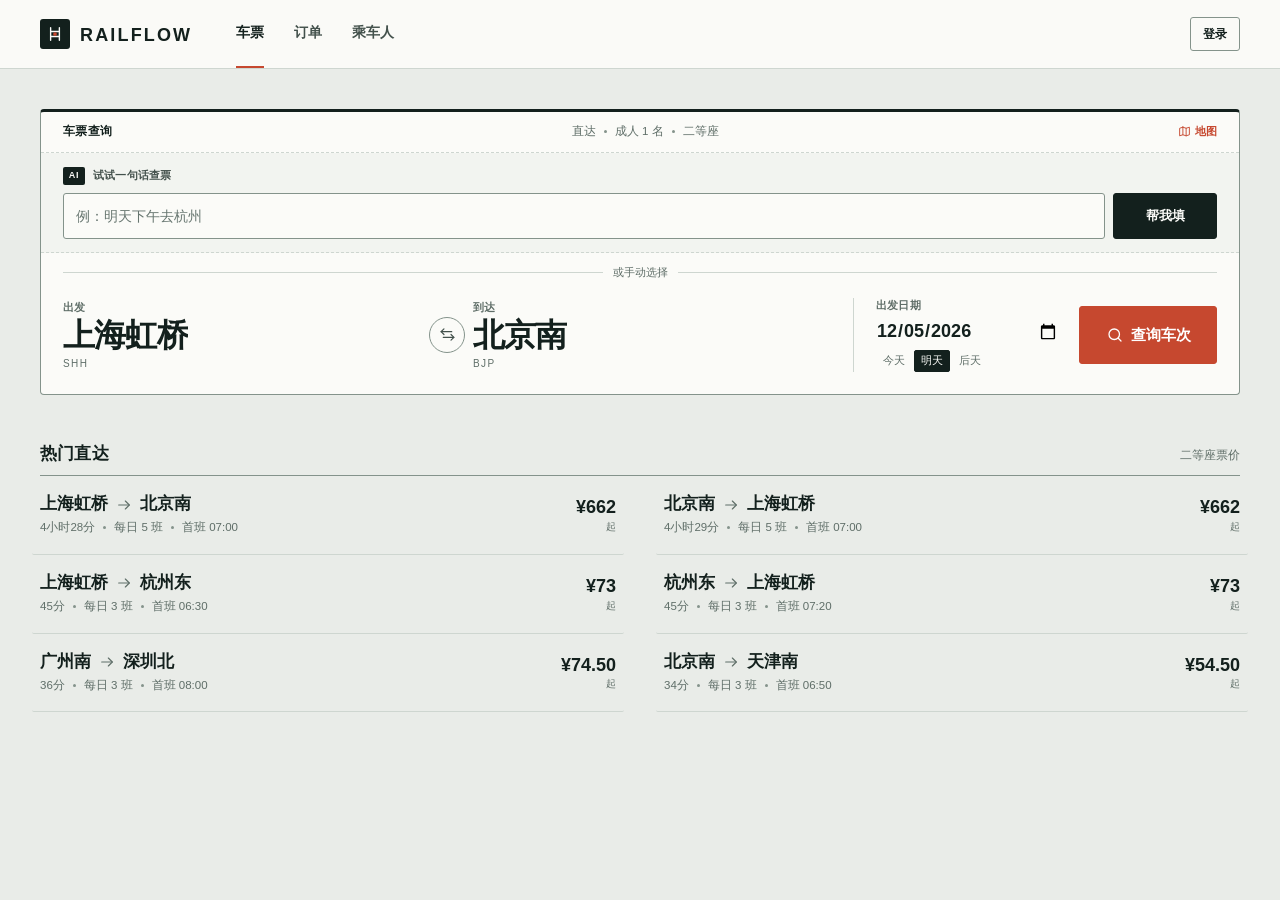
<file: archive/20261116/src/frontend/index.html>
<!doctype html>
<html lang="zh-CN">
  <head>
    <meta charset="UTF-8" />
    <meta name="viewport" content="width=device-width, initial-scale=1, viewport-fit=cover" />
    <meta name="theme-color" content="#fbfbf8" />
    <meta name="color-scheme" content="light" />
    <meta name="description" content="RailFlow 铁路车票预订与订单管理" />
    <title>RailFlow · 铁路车票</title>
    <link rel="icon" href="data:image/svg+xml,%3Csvg xmlns='http://www.w3.org/2000/svg' viewBox='0 0 32 32'%3E%3Crect width='32' height='32' rx='4' fill='%2312201d'/%3E%3Cpath d='M9 7v18M23 7v18M9 12h14M9 20h14' stroke='%23fbfbf8' stroke-width='2.4'/%3E%3Ccircle cx='16' cy='16' r='3' fill='%23c9482f'/%3E%3C/svg%3E" />
    <link rel="stylesheet" href="./styles.css" />
  </head>
  <body>
    <a class="skip-link" href="#app" data-action="skip-to-main">跳到主要内容</a>
    <svg class="svg-sprite" xmlns="http://www.w3.org/2000/svg" aria-hidden="true">
      <symbol id="i-search" viewBox="0 0 24 24">
        <circle cx="11" cy="11" r="7"></circle>
        <path d="m20 20-3.6-3.6"></path>
      </symbol>
      <symbol id="i-swap" viewBox="0 0 24 24">
        <path d="M7 4 3 8l4 4"></path>
        <path d="M3 8h15"></path>
        <path d="m17 20 4-4-4-4"></path>
        <path d="M21 16H6"></path>
      </symbol>
      <symbol id="i-map" viewBox="0 0 24 24">
        <path d="M9 4 3 6v14l6-2 6 2 6-2V4l-6 2-6-2Z"></path>
        <path d="M9 4v14M15 6v14"></path>
      </symbol>
      <symbol id="i-pin" viewBox="0 0 24 24">
        <path d="M12 21s7-5.2 7-11a7 7 0 1 0-14 0c0 5.8 7 11 7 11Z"></path>
        <circle cx="12" cy="10" r="2.4"></circle>
      </symbol>
      <symbol id="i-arrow-right" viewBox="0 0 24 24">
        <path d="M4 12h16"></path>
        <path d="m14 6 6 6-6 6"></path>
      </symbol>
      <symbol id="i-arrow-left" viewBox="0 0 24 24">
        <path d="M20 12H4"></path>
        <path d="m10 18-6-6 6-6"></path>
      </symbol>
      <symbol id="i-train" viewBox="0 0 24 24">
        <rect x="5" y="3" width="14" height="14" rx="3"></rect>
        <path d="M8 7h8M8 11h8"></path>
        <path d="m8 21 2-4M16 21l-2-4"></path>
        <circle cx="8.5" cy="14" r="1"></circle>
        <circle cx="15.5" cy="14" r="1"></circle>
      </symbol>
      <symbol id="i-ticket" viewBox="0 0 24 24">
        <path d="M4 7a2 2 0 0 1 2-2h12a2 2 0 0 1 2 2v2a3 3 0 0 0 0 6v2a2 2 0 0 1-2 2H6a2 2 0 0 1-2-2v-2a3 3 0 0 0 0-6Z"></path>
        <path d="M13 5v14" stroke-dasharray="2 2"></path>
      </symbol>
      <symbol id="i-user" viewBox="0 0 24 24">
        <circle cx="12" cy="8" r="4"></circle>
        <path d="M4 21a8 8 0 0 1 16 0"></path>
      </symbol>
      <symbol id="i-users" viewBox="0 0 24 24">
        <circle cx="9" cy="8" r="3.5"></circle>
        <path d="M2.5 20a6.5 6.5 0 0 1 13 0"></path>
        <path d="M16 5.2a3.5 3.5 0 0 1 0 6.6M17 14a6.5 6.5 0 0 1 4.5 6"></path>
      </symbol>
      <symbol id="i-shield" viewBox="0 0 24 24">
        <path d="M12 3 5 6v5c0 4.6 2.9 8 7 10 4.1-2 7-5.4 7-10V6Z"></path>
        <path d="m9 12 2 2 4-4"></path>
      </symbol>
      <symbol id="i-chevron-down" viewBox="0 0 24 24">
        <path d="m6 9 6 6 6-6"></path>
      </symbol>
      <symbol id="i-chevron-right" viewBox="0 0 24 24">
        <path d="m9 6 6 6-6 6"></path>
      </symbol>
      <symbol id="i-clock" viewBox="0 0 24 24">
        <circle cx="12" cy="12" r="9"></circle>
        <path d="M12 7v5l3 2"></path>
      </symbol>
      <symbol id="i-check" viewBox="0 0 24 24">
        <path d="m5 12 4 4L19 6"></path>
      </symbol>
      <symbol id="i-check-circle" viewBox="0 0 24 24">
        <circle cx="12" cy="12" r="9"></circle>
        <path d="m8 12 2.5 2.5L16 9"></path>
      </symbol>
      <symbol id="i-x" viewBox="0 0 24 24">
        <path d="M6 6l12 12M18 6 6 18"></path>
      </symbol>
      <symbol id="i-plus" viewBox="0 0 24 24">
        <path d="M12 5v14M5 12h14"></path>
      </symbol>
      <symbol id="i-edit" viewBox="0 0 24 24">
        <path d="M4 20h4l10.5-10.5a2.1 2.1 0 0 0-3-3L5 17Z"></path>
        <path d="m14 7 3 3"></path>
      </symbol>
      <symbol id="i-trash" viewBox="0 0 24 24">
        <path d="M4 7h16M9 7V4h6v3M6 7l1 14h10l1-14M10 11v6M14 11v6"></path>
      </symbol>
      <symbol id="i-logout" viewBox="0 0 24 24">
        <path d="M10 4H5v16h5"></path>
        <path d="M14 8l4 4-4 4M9 12h9"></path>
      </symbol>
      <symbol id="i-calendar" viewBox="0 0 24 24">
        <rect x="3" y="5" width="18" height="16" rx="2"></rect>
        <path d="M8 3v4M16 3v4M3 10h18"></path>
      </symbol>
      <symbol id="i-alert" viewBox="0 0 24 24">
        <path d="M12 3 2.8 20h18.4Z"></path>
        <path d="M12 9v5M12 17.5v.1"></path>
      </symbol>
      <symbol id="i-info" viewBox="0 0 24 24">
        <circle cx="12" cy="12" r="9"></circle>
        <path d="M12 11v5M12 8v.1"></path>
      </symbol>
      <symbol id="i-refund" viewBox="0 0 24 24">
        <path d="M4 10a8 8 0 1 1 2.3 8"></path>
        <path d="M4 4v6h6"></path>
        <path d="M12 8v5l3 2"></path>
      </symbol>
      <symbol id="i-card" viewBox="0 0 24 24">
        <rect x="2.5" y="5" width="19" height="14" rx="2"></rect>
        <path d="M2.5 10h19M6 15h4"></path>
      </symbol>
      <symbol id="i-wallet" viewBox="0 0 24 24">
        <path d="M4 6.5A2.5 2.5 0 0 1 6.5 4H19v16H6.5A2.5 2.5 0 0 1 4 17.5Z"></path>
        <path d="M4 7h15M15 12h5v4h-5a2 2 0 0 1 0-4Z"></path>
      </symbol>
      <symbol id="i-chat" viewBox="0 0 24 24">
        <path d="M21 11.5a8.5 8.5 0 0 1-12.6 7.4L3 20l1.2-4.8A8.5 8.5 0 1 1 21 11.5Z"></path>
        <path d="M8 10h8M8 14h5"></path>
      </symbol>
      <symbol id="i-menu" viewBox="0 0 24 24">
        <path d="M4 7h16M4 12h16M4 17h16"></path>
      </symbol>
      <symbol id="i-home" viewBox="0 0 24 24">
        <path d="m3 11 9-8 9 8"></path>
        <path d="M5 10v10h14V10M9 20v-6h6v6"></path>
      </symbol>
      <symbol id="i-list" viewBox="0 0 24 24">
        <path d="M8 6h13M8 12h13M8 18h13M3 6h.1M3 12h.1M3 18h.1"></path>
      </symbol>
      <symbol id="i-lock" viewBox="0 0 24 24">
        <rect x="4" y="10" width="16" height="11" rx="2"></rect>
        <path d="M8 10V7a4 4 0 0 1 8 0v3M12 14v3"></path>
      </symbol>
      <symbol id="i-refresh" viewBox="0 0 24 24">
        <path d="M20 7v5h-5"></path>
        <path d="M4 17v-5h5"></path>
        <path d="M6.1 8a7 7 0 0 1 11.5-1L20 12M4 12l2.4 5a7 7 0 0 0 11.5-1"></path>
      </symbol>
      <symbol id="i-arrow-up-right" viewBox="0 0 24 24">
        <path d="M7 17 17 7M8 7h9v9"></path>
      </symbol>
      <symbol id="i-train-front" viewBox="0 0 24 24">
        <path d="M6 3h12a2 2 0 0 1 2 2v10a2 2 0 0 1-2 2H6a2 2 0 0 1-2-2V5a2 2 0 0 1 2-2Z"></path>
        <path d="M8 7h8M9 21l2-4M15 21l-2-4"></path>
        <circle cx="9" cy="13" r="1"></circle>
        <circle cx="15" cy="13" r="1"></circle>
      </symbol>
      <symbol id="i-arrow-down" viewBox="0 0 24 24">
        <path d="M12 4v16M6 14l6 6 6-6"></path>
      </symbol>
    </svg>

    <div class="app-shell">
      <header id="site-header" class="site-header"></header>
      <main id="app" class="app-main" tabindex="-1" aria-label="主要内容"></main>
      <nav id="mobile-nav" class="mobile-nav" aria-label="移动端导航"></nav>
    </div>

    <div id="drawer-root"></div>
    <div id="modal-root"></div>
    <div id="toast-root" class="toast-root" role="status" aria-live="polite"></div>

    <noscript>
      <div class="noscript">请启用 JavaScript 以使用 RailFlow。</div>
    </noscript>
    <script type="module" src="./app.js"></script>
  </body>
</html>
</file>
<file: archive/20261116/src/frontend/styles.css>
:root {
  --bg: #e9ece8;
  --surface: #fbfbf8;
  --surface-2: #f2f4f0;
  --surface-3: #e6eae5;
  --ink: #13201d;
  --ink-2: #43514c;
  --ink-3: #5f6e68;
  --line: #ced6d0;
  --line-strong: #84938b;
  --accent: #c6482f;
  --accent-dark: #a63723;
  --accent-soft: #f2ddd6;
  --green: #236a55;
  --green-soft: #dcebe4;
  --amber: #8a5a12;
  --amber-soft: #f4e8cf;
  --blue: #375d79;
  --blue-soft: #dfe8ef;
  --deep: #12332e;
  --on-deep: #f6f4ec;
  --white: #ffffff;
  --radius: 4px;
  --font-sans: "Microsoft YaHei", "PingFang SC", "Hiragino Sans GB", "Noto Sans SC", sans-serif;
  --font-data: "Bahnschrift", "DIN Alternate", "Roboto Condensed", "Arial Narrow", sans-serif;
  --max: 1200px;
  --header-h: 68px;
  --shadow-panel: 0 18px 50px rgba(19, 32, 29, 0.14);
  --shadow-modal: 0 28px 90px rgba(19, 32, 29, 0.24);
}

*,
*::before,
*::after {
  box-sizing: border-box;
}

html {
  scroll-behavior: smooth;
}

body {
  margin: 0;
  background: var(--bg);
  color: var(--ink);
  font-family: var(--font-sans);
  font-size: 14px;
  line-height: 1.55;
  -webkit-font-smoothing: antialiased;
  text-rendering: optimizeLegibility;
}

body.has-overlay {
  overflow: hidden;
}

button,
input,
select,
textarea {
  font: inherit;
  color: inherit;
}

button {
  cursor: pointer;
}

a {
  color: inherit;
  text-decoration: none;
}

img,
svg {
  display: block;
}

h1,
h2,
h3,
p,
dl,
dd {
  margin: 0;
}

ul,
ol {
  margin: 0;
  padding: 0;
  list-style: none;
}

::selection {
  background: var(--accent);
  color: var(--white);
}

:focus-visible {
  outline: 2px solid var(--accent);
  outline-offset: 2px;
}

.skip-link {
  position: fixed;
  left: 12px;
  top: -56px;
  z-index: 200;
  background: var(--ink);
  color: var(--surface);
  padding: 10px 14px;
  border-radius: 3px;
  font-size: 12px;
  transition: top 0.15s ease;
}

.skip-link:focus {
  top: 12px;
}

.svg-sprite {
  position: absolute;
  width: 0;
  height: 0;
  overflow: hidden;
}

.icon {
  width: 20px;
  height: 20px;
  fill: none;
  stroke: currentColor;
  stroke-width: 1.7;
  stroke-linecap: round;
  stroke-linejoin: round;
  flex: none;
}

.icon-sm {
  width: 16px;
  height: 16px;
}

.icon-xs {
  width: 13px;
  height: 13px;
}

.icon-lg {
  width: 26px;
  height: 26px;
}

.sr-only {
  position: absolute;
  width: 1px;
  height: 1px;
  padding: 0;
  margin: -1px;
  overflow: hidden;
  clip: rect(0, 0, 0, 0);
  white-space: nowrap;
  border: 0;
}

.mono {
  font-family: var(--font-data);
  font-variant-numeric: tabular-nums;
}

.muted {
  color: var(--ink-3);
}

.nowrap {
  white-space: nowrap;
}

.app-shell {
  min-height: 100vh;
  display: flex;
  flex-direction: column;
}

.app-main {
  flex: 1;
}

.container {
  width: min(calc(100% - 48px), var(--max));
  margin-inline: auto;
}

/* Header */
.site-header {
  position: sticky;
  top: 0;
  z-index: 40;
  background: rgba(251, 251, 248, 0.94);
  border-bottom: 1px solid var(--line);
  backdrop-filter: blur(14px);
}

.header-inner {
  width: min(calc(100% - 48px), var(--max));
  margin-inline: auto;
  height: var(--header-h);
  display: flex;
  align-items: center;
  gap: 44px;
}

.brand {
  display: inline-flex;
  align-items: center;
  gap: 10px;
  flex: none;
}

.brand-mark {
  width: 30px;
  height: 30px;
  border-radius: 3px;
  background: var(--ink);
  color: var(--surface);
  display: grid;
  place-items: center;
}

.brand-mark svg {
  width: 20px;
  height: 20px;
}

.brand-word {
  font-family: var(--font-data);
  font-size: 18px;
  font-weight: 700;
  letter-spacing: 0.12em;
  line-height: 1;
  padding-top: 1px;
}

.main-nav {
  display: flex;
  align-items: center;
  gap: 30px;
  height: 100%;
}

.main-nav a {
  position: relative;
  display: inline-flex;
  align-items: center;
  height: 100%;
  font-size: 13.5px;
  font-weight: 600;
  color: var(--ink-2);
  border-bottom: 2px solid transparent;
  padding-top: 1px;
  transition: color 0.15s ease;
}

.main-nav a:hover {
  color: var(--ink);
}

.main-nav a.is-active {
  color: var(--ink);
  border-bottom-color: var(--accent);
}

.header-account {
  margin-left: auto;
  position: relative;
  display: flex;
  align-items: center;
}

.account-btn {
  display: inline-flex;
  align-items: center;
  gap: 9px;
  border: 0;
  background: transparent;
  padding: 4px;
  border-radius: 3px;
}

.account-btn:hover .account-name {
  color: var(--accent);
}

.avatar {
  width: 32px;
  height: 32px;
  border-radius: 50%;
  display: grid;
  place-items: center;
  background: var(--ink);
  color: var(--surface);
  font-size: 12px;
  font-weight: 700;
  flex: none;
}

.avatar-light {
  background: var(--surface-2);
  color: var(--ink);
  border: 1px solid var(--line-strong);
}

.account-name {
  font-size: 13px;
  font-weight: 600;
  transition: color 0.15s ease;
}

.account-menu {
  position: absolute;
  top: calc(100% + 10px);
  right: 0;
  width: 252px;
  background: var(--surface);
  border: 1px solid var(--line-strong);
  border-radius: var(--radius);
  box-shadow: var(--shadow-panel);
  padding: 6px;
  z-index: 50;
  animation: menu-in 0.14s ease-out;
}

.account-menu-head {
  padding: 10px 10px 12px;
  border-bottom: 1px solid var(--line);
  margin-bottom: 5px;
}

.account-menu-head strong {
  display: block;
  font-size: 13px;
}

.account-menu-head span {
  display: block;
  font-size: 11px;
  color: var(--ink-3);
  margin-top: 2px;
  overflow: hidden;
  text-overflow: ellipsis;
}

.menu-item {
  width: 100%;
  display: flex;
  align-items: center;
  gap: 9px;
  border: 0;
  background: transparent;
  padding: 9px 10px;
  border-radius: 3px;
  font-size: 12.5px;
  text-align: left;
  color: var(--ink-2);
}

.menu-item:hover {
  background: var(--surface-2);
  color: var(--ink);
}

.menu-item .icon {
  color: var(--ink-3);
}

.menu-item.danger {
  color: var(--accent);
}

.menu-item.danger .icon {
  color: var(--accent);
}

.menu-sep {
  height: 1px;
  background: var(--line);
  margin: 5px 0;
}

/* Buttons */
.btn {
  display: inline-flex;
  align-items: center;
  justify-content: center;
  gap: 7px;
  height: 44px;
  padding: 0 18px;
  border: 1px solid transparent;
  border-radius: 3px;
  background: transparent;
  font-size: 13.5px;
  font-weight: 600;
  line-height: 1;
  white-space: nowrap;
  transition:
    background 0.15s ease,
    border-color 0.15s ease,
    color 0.15s ease,
    opacity 0.15s ease;
}

.btn .icon {
  width: 18px;
  height: 18px;
}

.btn-primary {
  background: var(--accent);
  border-color: var(--accent);
  color: var(--white);
}

.btn-primary:hover {
  background: var(--accent-dark);
  border-color: var(--accent-dark);
}

.btn-dark {
  background: var(--ink);
  border-color: var(--ink);
  color: var(--surface);
}

.btn-dark:hover {
  background: #24332f;
}

.btn-ghost {
  background: transparent;
  border-color: var(--line-strong);
  color: var(--ink);
}

.btn-ghost:hover {
  background: var(--surface-2);
  border-color: var(--ink-3);
}

.btn-quiet {
  background: transparent;
  border-color: transparent;
  color: var(--ink-2);
  padding-inline: 10px;
}

.btn-quiet:hover {
  background: var(--surface-2);
  color: var(--ink);
}

.btn-danger-quiet {
  background: transparent;
  border-color: transparent;
  color: var(--accent);
  padding-inline: 10px;
}

.btn-danger-quiet:hover {
  background: var(--accent-soft);
}

.btn-sm {
  height: 34px;
  padding-inline: 12px;
  font-size: 12px;
}

.btn-sm .icon {
  width: 15px;
  height: 15px;
}

.btn-lg {
  height: 52px;
  font-size: 15px;
}

.btn-block {
  width: 100%;
}

.btn:disabled,
.btn[aria-disabled="true"] {
  opacity: 0.42;
  cursor: not-allowed;
}

.icon-btn {
  width: 36px;
  height: 36px;
  display: grid;
  place-items: center;
  border: 1px solid transparent;
  border-radius: 3px;
  background: transparent;
  color: var(--ink-2);
  transition:
    background 0.15s ease,
    color 0.15s ease,
    border-color 0.15s ease;
}

.icon-btn:hover {
  background: var(--surface-2);
  color: var(--ink);
}

.icon-btn.bordered {
  border-color: var(--line);
}

.text-btn {
  border: 0;
  background: transparent;
  padding: 0;
  color: var(--accent);
  font-size: 12px;
  font-weight: 600;
  display: inline-flex;
  align-items: center;
  gap: 5px;
}

.text-btn:hover {
  color: var(--accent-dark);
  text-decoration: underline;
  text-underline-offset: 3px;
}

.spinner {
  width: 16px;
  height: 16px;
  border: 2px solid currentColor;
  border-right-color: transparent;
  border-radius: 50%;
  animation: spin 0.7s linear infinite;
  flex: none;
}

/* Page shell */
.page {
  padding: 34px 0 84px;
}

.home {
  padding: 40px 0 84px;
}

.page-head {
  display: flex;
  align-items: flex-end;
  justify-content: space-between;
  gap: 24px;
  margin-bottom: 22px;
}

.page-head h1 {
  font-size: 30px;
  line-height: 1.2;
  font-weight: 700;
  letter-spacing: -0.02em;
}

.page-head .route-title {
  display: flex;
  align-items: center;
  gap: 10px;
  flex-wrap: wrap;
}

.page-head .route-title .icon {
  color: var(--accent);
  width: 24px;
  height: 24px;
}

.page-meta {
  margin-top: 6px;
  font-size: 12.5px;
  color: var(--ink-3);
}

.crumb {
  display: flex;
  align-items: center;
  gap: 6px;
  margin-bottom: 10px;
  font-size: 12px;
  color: var(--ink-3);
}

.crumb a:hover {
  color: var(--accent);
}

.crumb .icon {
  width: 12px;
  height: 12px;
}

.page-actions {
  display: flex;
  align-items: center;
  gap: 8px;
  flex-wrap: wrap;
}

.section {
  margin-top: 48px;
}

.section-head {
  display: flex;
  align-items: baseline;
  justify-content: space-between;
  gap: 16px;
  border-bottom: 1px solid var(--line-strong);
  padding-bottom: 10px;
}

.section-head h2 {
  font-size: 17px;
  line-height: 1.3;
  font-weight: 700;
  letter-spacing: 0.01em;
}

.section-meta {
  font-size: 11.5px;
  color: var(--ink-3);
}

/* Search */
.search-card {
  background: var(--surface);
  border: 1px solid var(--line-strong);
  border-top: 3px solid var(--ink);
  border-radius: var(--radius);
  position: relative;
}

.search-card-head {
  display: flex;
  align-items: center;
  justify-content: space-between;
  gap: 14px;
  padding: 11px 22px;
  border-bottom: 1px dashed var(--line);
  font-size: 11.5px;
  color: var(--ink-3);
}

.search-card-head strong {
  font-size: 11.5px;
  font-weight: 700;
  color: var(--ink);
  letter-spacing: 0.03em;
}

.search-scope {
  display: flex;
  align-items: center;
  gap: 8px;
  flex-wrap: wrap;
}

.search-scope .dot {
  width: 3px;
  height: 3px;
  border-radius: 50%;
  background: var(--line-strong);
}

.map-link {
  flex: none;
  gap: 4px;
  font-size: 11px;
}

.ai-query {
  padding: 14px 22px 13px;
  background: var(--surface-2);
  border-bottom: 1px dashed var(--line);
}

.ai-query-head {
  display: flex;
  align-items: center;
  gap: 8px;
  margin-bottom: 8px;
  font-size: 11px;
  font-weight: 600;
  color: var(--ink-2);
  letter-spacing: 0.02em;
}

.ai-badge {
  display: inline-grid;
  place-items: center;
  min-width: 22px;
  height: 18px;
  padding: 0 4px;
  background: var(--ink);
  color: var(--surface);
  font-family: var(--font-data);
  font-size: 9px;
  line-height: 1;
  letter-spacing: 0.08em;
  border-radius: 2px;
}

.ai-query-row {
  display: grid;
  grid-template-columns: minmax(0, 1fr) auto;
  align-items: center;
  gap: 8px;
}

.ai-input {
  height: 46px;
  background: var(--surface);
  font-size: 14px;
}

.ai-query .ai-input {
  height: 46px;
  font-size: 14px;
}

.ai-input.is-error {
  border-color: var(--accent);
  box-shadow: 0 0 0 3px rgba(198, 72, 47, 0.08);
}

.ai-submit {
  height: 46px;
  min-width: 104px;
  background: var(--ink);
  border-color: var(--ink);
  color: var(--surface);
  font-size: 13px;
  gap: 6px;
}

.ai-submit:hover {
  background: #24332f;
  border-color: #24332f;
}

.ai-hint {
  display: flex;
  align-items: center;
  gap: 5px;
  margin-top: 8px;
  font-size: 11px;
  line-height: 1.4;
  color: var(--green);
}

.ai-hint .icon {
  width: 13px;
  height: 13px;
  color: var(--green);
}

.search-divider {
  display: flex;
  align-items: center;
  gap: 10px;
  padding: 12px 22px 0;
  font-size: 10.5px;
  line-height: 1.4;
  color: var(--ink-3);
}

.search-divider::before,
.search-divider::after {
  content: "";
  height: 1px;
  background: var(--line);
  flex: 1;
}

.search-divider span {
  white-space: nowrap;
}

.station-field.is-ai-filled,
.date-input.is-ai-filled {
  border-radius: 3px;
  animation: ai-fill 1.5s ease-out;
}

.station-field.is-ai-error-focus {
  border-radius: 3px;
  outline: 2px solid var(--accent);
  outline-offset: 3px;
}

@keyframes ai-fill {
  0% {
    background: var(--accent-soft);
    box-shadow: 0 0 0 2px var(--accent-soft);
  }
  60% {
    background: var(--accent-soft);
    box-shadow: 0 0 0 2px var(--accent-soft);
  }
  100% {
    background: transparent;
    box-shadow: 0 0 0 2px transparent;
  }
}

.search-form {
  display: grid;
  grid-template-columns: minmax(0, 1fr) 206px 158px;
  align-items: stretch;
  padding: 18px 22px 22px;
}

.search-route {
  display: grid;
  grid-template-columns: minmax(0, 1fr) 52px minmax(0, 1fr);
  align-items: center;
  padding-right: 22px;
  min-width: 0;
}

.station-field {
  appearance: none;
  border: 0;
  background: transparent;
  padding: 2px 0;
  min-width: 0;
  text-align: left;
  display: flex;
  flex-direction: column;
  gap: 1px;
}

.field-label {
  display: block;
  font-size: 11px;
  line-height: 1.4;
  color: var(--ink-3);
  font-weight: 600;
  letter-spacing: 0.02em;
}

.station-name {
  display: block;
  font-size: 32px;
  line-height: 1.2;
  font-weight: 700;
  letter-spacing: -0.025em;
  white-space: nowrap;
  overflow: hidden;
  text-overflow: ellipsis;
  transition: color 0.15s ease;
}

.station-field:hover .station-name {
  color: var(--accent);
}

.station-code {
  display: block;
  font-family: var(--font-data);
  font-size: 10px;
  line-height: 1.3;
  letter-spacing: 0.14em;
  color: var(--ink-3);
  margin-top: 1px;
}

.swap-btn {
  width: 36px;
  height: 36px;
  border: 1px solid var(--line-strong);
  border-radius: 50%;
  background: var(--surface);
  color: var(--ink-2);
  display: grid;
  place-items: center;
  justify-self: center;
  transition:
    border-color 0.15s ease,
    color 0.15s ease,
    background 0.15s ease;
}

.swap-btn .icon {
  width: 17px;
  height: 17px;
  transition: transform 0.2s ease;
}

.swap-btn:hover {
  border-color: var(--ink);
  color: var(--ink);
  background: var(--surface-2);
}

.swap-btn:hover .icon {
  transform: rotate(180deg);
}

.search-date {
  border-left: 1px solid var(--line);
  padding-left: 22px;
  display: flex;
  flex-direction: column;
  justify-content: center;
  gap: 6px;
  min-width: 0;
}

.date-input {
  appearance: none;
  width: 100%;
  border: 0;
  background: transparent;
  padding: 0;
  height: auto;
  font-family: var(--font-data);
  font-size: 18px;
  font-weight: 600;
  line-height: 1.3;
  color: var(--ink);
  cursor: pointer;
}

.date-input:focus-visible {
  outline: 2px solid var(--accent);
  outline-offset: 3px;
}

.date-chips {
  display: flex;
  align-items: center;
  gap: 2px;
  flex-wrap: wrap;
}

.date-chip {
  border: 1px solid transparent;
  background: transparent;
  padding: 2px 6px;
  font-size: 10.5px;
  line-height: 1.5;
  color: var(--ink-3);
  border-radius: 2px;
  transition:
    background 0.15s ease,
    color 0.15s ease,
    border-color 0.15s ease;
}

.date-chip:hover {
  border-color: var(--line-strong);
  color: var(--ink);
}

.date-chip.is-active {
  background: var(--ink);
  border-color: var(--ink);
  color: var(--surface);
}

.search-submit {
  margin-left: 20px;
  align-self: center;
  height: 58px;
  font-size: 15px;
}

.search-card.compact {
  border-top-width: 1px;
  margin-bottom: 22px;
}

.search-card.compact .search-card-head {
  display: none;
}

.search-card.compact .search-form {
  grid-template-columns: minmax(0, 1fr) 188px 118px;
  padding: 12px 18px;
  align-items: center;
}

.search-card.compact .search-route {
  padding-right: 16px;
}

.search-card.compact .station-name {
  font-size: 22px;
}

.search-card.compact .station-code {
  display: none;
}

.search-card.compact .search-date {
  padding-left: 16px;
}

.search-card.compact .date-input {
  font-size: 15px;
}

.search-card.compact .date-chips {
  display: none;
}

.search-card.compact .search-submit {
  height: 44px;
  margin-left: 14px;
  font-size: 13px;
}

/* Trip strip */
.trip-strip {
  display: flex;
  align-items: center;
  gap: 14px;
  min-height: 58px;
  background: var(--surface);
  border: 1px solid var(--line);
  border-left: 3px solid var(--accent);
  border-radius: 3px;
  padding: 12px 16px;
  margin-bottom: 24px;
  flex-wrap: wrap;
}

.trip-strip .trip-icon {
  width: 34px;
  height: 34px;
  border-radius: 50%;
  background: var(--accent-soft);
  color: var(--accent);
  display: grid;
  place-items: center;
  flex: none;
}

.trip-strip-main {
  min-width: 0;
  flex: 1;
}

.trip-strip-main strong {
  display: block;
  font-size: 13px;
  line-height: 1.4;
}

.trip-strip-main span {
  display: block;
  font-size: 11.5px;
  color: var(--ink-3);
  margin-top: 1px;
}

.trip-strip .trip-time {
  font-family: var(--font-data);
  font-size: 17px;
  font-weight: 700;
  color: var(--accent);
  font-variant-numeric: tabular-nums;
}

/* Popular routes */
.route-board {
  display: grid;
  grid-template-columns: 1fr 1fr;
  column-gap: 48px;
}

.route-item {
  display: grid;
  grid-template-columns: minmax(0, 1fr) auto;
  align-items: center;
  gap: 16px;
  padding: 17px 8px;
  margin-inline: -8px;
  border-bottom: 1px solid var(--line);
  border-radius: 2px;
  transition: background 0.15s ease;
}

.route-item:hover {
  background: var(--surface);
}

.route-item:hover .route-title .icon {
  color: var(--accent);
  transform: translateX(3px);
}

.route-title {
  display: flex;
  align-items: center;
  gap: 8px;
  font-size: 17px;
  line-height: 1.35;
  font-weight: 700;
}

.route-title .icon {
  width: 16px;
  height: 16px;
  color: var(--ink-3);
  transition:
    color 0.15s ease,
    transform 0.15s ease;
}

.route-sub {
  display: flex;
  align-items: center;
  gap: 8px;
  flex-wrap: wrap;
  margin-top: 3px;
  font-size: 11.5px;
  color: var(--ink-3);
}

.route-sub .dot {
  width: 3px;
  height: 3px;
  border-radius: 50%;
  background: var(--line-strong);
}

.route-price {
  text-align: right;
  font-family: var(--font-data);
  font-size: 18px;
  font-weight: 700;
  line-height: 1.2;
  font-variant-numeric: tabular-nums;
}

.route-price span {
  display: block;
  font-family: var(--font-sans);
  font-size: 10px;
  font-weight: 400;
  color: var(--ink-3);
  margin-top: 2px;
}

/* Results */
.results-toolbar {
  display: flex;
  align-items: center;
  justify-content: space-between;
  gap: 14px;
  flex-wrap: wrap;
  margin: 20px 0 10px;
}

.results-tools-right {
  display: flex;
  align-items: center;
  gap: 14px;
  flex-wrap: wrap;
}

.map-toolbar-btn {
  gap: 5px;
}

.segmented {
  display: inline-flex;
  align-items: center;
  border: 1px solid var(--line-strong);
  border-radius: 3px;
  overflow: hidden;
  background: var(--surface);
}

.segmented button {
  height: 34px;
  border: 0;
  border-right: 1px solid var(--line);
  background: transparent;
  padding: 0 13px;
  font-size: 11.5px;
  color: var(--ink-2);
  transition:
    background 0.15s ease,
    color 0.15s ease;
}

.segmented button:last-child {
  border-right: 0;
}

.segmented button:hover {
  background: var(--surface-2);
}

.segmented button.is-active {
  background: var(--ink);
  color: var(--surface);
}

.toggle-label {
  display: inline-flex;
  align-items: center;
  gap: 8px;
  font-size: 11.5px;
  color: var(--ink-2);
  cursor: pointer;
  user-select: none;
}

.toggle-label input {
  position: absolute;
  opacity: 0;
  pointer-events: none;
}

.toggle-track {
  width: 34px;
  height: 19px;
  border-radius: 999px;
  background: var(--line-strong);
  position: relative;
  transition: background 0.15s ease;
  flex: none;
}

.toggle-track::after {
  content: "";
  position: absolute;
  width: 13px;
  height: 13px;
  border-radius: 50%;
  background: var(--surface);
  top: 3px;
  left: 3px;
  transition: transform 0.15s ease;
}

.toggle-label input:checked + .toggle-track {
  background: var(--green);
}

.toggle-label input:checked + .toggle-track::after {
  transform: translateX(15px);
}

.toggle-label input:focus-visible + .toggle-track {
  outline: 2px solid var(--accent);
  outline-offset: 2px;
}

.result-list {
  border-top: 1px solid var(--ink);
}

.train-row {
  display: grid;
  grid-template-columns: 118px minmax(0, 1fr) 118px 102px 98px 90px;
  align-items: center;
  gap: 12px;
  padding: 19px 8px;
  border-bottom: 1px solid var(--line);
  cursor: pointer;
  transition: background 0.15s ease;
  border-radius: 2px;
}

.train-row:hover,
.train-row:focus-visible {
  background: var(--surface);
}

.train-row.is-disabled {
  cursor: not-allowed;
  opacity: 0.48;
}

.train-row.is-disabled:hover {
  background: transparent;
}

.train-time strong {
  display: block;
  font-family: var(--font-data);
  font-size: 28px;
  line-height: 1;
  font-weight: 700;
  letter-spacing: 0.01em;
  font-variant-numeric: tabular-nums;
}

.train-time span {
  display: block;
  font-size: 11.5px;
  color: var(--ink-3);
  margin-top: 4px;
  white-space: nowrap;
}

.train-time.arrive {
  text-align: right;
}

.train-journey {
  display: flex;
  flex-direction: column;
  align-items: center;
  gap: 5px;
  min-width: 0;
}

.train-duration {
  font-size: 10.5px;
  color: var(--ink-3);
  line-height: 1.2;
}

.rail-track {
  width: 100%;
  display: flex;
  align-items: center;
  gap: 6px;
  color: var(--line-strong);
}

.rail-track::before,
.rail-track::after {
  content: "";
  height: 1px;
  background: var(--line-strong);
  flex: 1;
}

.rail-track .icon {
  width: 14px;
  height: 14px;
  color: var(--ink-3);
}

.train-meta {
  font-family: var(--font-data);
  font-size: 10.5px;
  color: var(--ink-3);
  letter-spacing: 0.04em;
  white-space: nowrap;
  overflow: hidden;
  text-overflow: ellipsis;
  max-width: 100%;
}

.train-seat {
  text-align: right;
}

.seat-label {
  display: block;
  font-size: 10.5px;
  color: var(--ink-3);
  line-height: 1.3;
}

.price {
  display: block;
  font-family: var(--font-data);
  font-size: 19px;
  line-height: 1.2;
  font-weight: 700;
  font-variant-numeric: tabular-nums;
}

.train-stock {
  display: inline-flex;
  align-items: center;
  gap: 5px;
  font-size: 11px;
  color: var(--green);
  white-space: nowrap;
}

.train-stock::before {
  content: "";
  width: 5px;
  height: 5px;
  border-radius: 50%;
  background: currentColor;
  flex: none;
}

.train-stock.low {
  color: var(--accent);
}

.train-stock.off {
  color: var(--ink-3);
}

.book-cta {
  display: grid;
  place-items: center;
  height: 36px;
  border: 1px solid var(--ink);
  border-radius: 3px;
  font-size: 12px;
  font-weight: 600;
  color: var(--ink);
  transition:
    background 0.15s ease,
    color 0.15s ease;
}

.train-row:hover .book-cta {
  background: var(--ink);
  color: var(--surface);
}

.train-row.is-disabled .book-cta {
  border-color: var(--line-strong);
  color: var(--ink-3);
}

.train-row.is-disabled:hover .book-cta {
  background: transparent;
  color: var(--ink-3);
}

/* Skeleton and empty */
.skeleton-list {
  border-top: 1px solid var(--line);
}

.skeleton-row {
  display: grid;
  grid-template-columns: 118px 1fr 118px 100px 90px;
  align-items: center;
  gap: 24px;
  min-height: 84px;
  padding: 18px 8px;
  border-bottom: 1px solid var(--line);
}

.skeleton-block {
  height: 13px;
  border-radius: 2px;
  background: var(--surface-3);
  position: relative;
  overflow: hidden;
}

.skeleton-block::after {
  content: "";
  position: absolute;
  inset: 0;
  background: linear-gradient(90deg, transparent, rgba(255, 255, 255, 0.55), transparent);
  transform: translateX(-100%);
  animation: shimmer 1.4s infinite;
}

.skeleton-block.wide {
  width: 78%;
}

.skeleton-block.short {
  width: 46%;
}

.skeleton-block.tall {
  height: 26px;
}

.empty-state {
  border: 1px dashed var(--line-strong);
  border-radius: 3px;
  background: rgba(251, 251, 248, 0.55);
  padding: 56px 24px;
  text-align: center;
}

.empty-icon {
  width: 48px;
  height: 48px;
  border-radius: 50%;
  background: var(--surface-2);
  color: var(--ink-3);
  display: grid;
  place-items: center;
  margin: 0 auto 14px;
}

.empty-state h2 {
  font-size: 17px;
  font-weight: 700;
  line-height: 1.4;
}

.empty-state p {
  max-width: 420px;
  margin: 5px auto 18px;
  font-size: 12.5px;
  color: var(--ink-3);
}

.empty-actions {
  display: flex;
  justify-content: center;
  gap: 8px;
  flex-wrap: wrap;
}

.empty-suggestions {
  display: flex;
  justify-content: center;
  gap: 6px;
  flex-wrap: wrap;
  margin-top: 16px;
}

.suggestion-chip {
  border: 1px solid var(--line);
  background: var(--surface);
  border-radius: 999px;
  padding: 5px 11px;
  font-size: 11px;
  color: var(--ink-2);
}

.suggestion-chip:hover {
  border-color: var(--ink-3);
  color: var(--ink);
}

/* Status chips */
.status-chip {
  display: inline-flex;
  align-items: center;
  gap: 5px;
  padding: 2px 8px;
  border-radius: 999px;
  border: 1px solid transparent;
  font-size: 10.5px;
  line-height: 1.7;
  font-weight: 600;
  white-space: nowrap;
}

.status-chip::before {
  content: "";
  width: 5px;
  height: 5px;
  border-radius: 50%;
  background: currentColor;
  flex: none;
}

.status-pending {
  color: var(--amber);
  background: var(--amber-soft);
  border-color: #e7d2a7;
}

.status-confirmed {
  color: var(--green);
  background: var(--green-soft);
  border-color: #b9d6c8;
}

.status-cancelled,
.status-expired {
  color: var(--ink-3);
  background: var(--surface-2);
  border-color: var(--line);
}

.status-refunded {
  color: var(--blue);
  background: var(--blue-soft);
  border-color: #c4d6e2;
}

/* Forms */
.field {
  display: flex;
  flex-direction: column;
  gap: 6px;
  margin-bottom: 15px;
}

.field:last-child {
  margin-bottom: 0;
}

.field > label {
  font-size: 11.5px;
  font-weight: 600;
  color: var(--ink-2);
}

.input,
.select {
  width: 100%;
  height: 43px;
  border: 1px solid var(--line-strong);
  border-radius: 3px;
  background: var(--surface);
  padding: 0 12px;
  font-size: 13px;
  color: var(--ink);
  transition:
    border-color 0.15s ease,
    box-shadow 0.15s ease;
}

.select {
  appearance: none;
  background-image: linear-gradient(45deg, transparent 50%, var(--ink-3) 50%),
    linear-gradient(135deg, var(--ink-3) 50%, transparent 50%);
  background-position:
    calc(100% - 16px) 19px,
    calc(100% - 11px) 19px;
  background-size: 5px 5px;
  background-repeat: no-repeat;
  padding-right: 32px;
}

.input:hover,
.select:hover {
  border-color: var(--ink-3);
}

.input:focus,
.select:focus {
  outline: none;
  border-color: var(--ink);
  box-shadow: 0 0 0 3px rgba(19, 32, 29, 0.08);
}

.input::placeholder {
  color: #66756f;
}

.input[readonly] {
  background: var(--surface-2);
  color: var(--ink-3);
  cursor: not-allowed;
}

.input:disabled {
  background: var(--surface-2);
  color: var(--ink-3);
  cursor: wait;
}

.input[aria-invalid="true"] {
  border-color: var(--accent);
}

.form-row {
  display: grid;
  grid-template-columns: 1fr 1fr;
  gap: 12px;
}

.form-hint {
  font-size: 10.5px;
  color: var(--ink-3);
  line-height: 1.5;
}

.form-error {
  display: flex;
  align-items: flex-start;
  gap: 8px;
  background: var(--accent-soft);
  border-left: 3px solid var(--accent);
  color: #8d2d1c;
  padding: 9px 11px;
  border-radius: 2px;
  font-size: 12px;
  line-height: 1.5;
  margin-bottom: 14px;
}

.form-error .icon {
  width: 15px;
  height: 15px;
  margin-top: 1px;
  flex: none;
}

.form-note {
  background: var(--surface-2);
  border: 1px solid var(--line);
  border-radius: 3px;
  padding: 10px 12px;
  font-size: 11.5px;
  line-height: 1.55;
  color: var(--ink-2);
  margin-bottom: 15px;
}

/* Trip summary / drawer */
.drawer-backdrop,
.modal-backdrop {
  position: fixed;
  inset: 0;
  background: rgba(19, 32, 29, 0.4);
  z-index: 60;
  animation: fade-in 0.16s ease-out;
}

.drawer {
  position: fixed;
  top: 0;
  right: 0;
  bottom: 0;
  z-index: 61;
  width: min(470px, 100%);
  background: var(--surface);
  border-left: 1px solid var(--line-strong);
  box-shadow: -24px 0 70px rgba(19, 32, 29, 0.18);
  display: flex;
  flex-direction: column;
  animation: drawer-in 0.24s cubic-bezier(0.2, 0.75, 0.2, 1);
}

.drawer-head {
  height: 66px;
  flex: none;
  display: flex;
  align-items: center;
  justify-content: space-between;
  padding: 0 20px;
  border-bottom: 1px solid var(--line);
}

.drawer-head h2 {
  font-size: 16px;
  font-weight: 700;
}

.drawer-body {
  flex: 1;
  overflow-y: auto;
  padding: 20px;
}

.drawer-trip {
  background: var(--deep);
  color: var(--on-deep);
  border-radius: 3px;
  padding: 18px;
  position: relative;
  overflow: hidden;
}

.drawer-trip::after {
  content: "";
  position: absolute;
  right: -30px;
  bottom: -44px;
  width: 130px;
  height: 130px;
  border: 1px solid rgba(246, 244, 236, 0.12);
  border-radius: 50%;
  pointer-events: none;
}

.drawer-trip-meta {
  display: flex;
  justify-content: space-between;
  gap: 12px;
  font-size: 10.5px;
  color: rgba(246, 244, 236, 0.66);
}

.drawer-route {
  display: grid;
  grid-template-columns: 1fr auto 1fr;
  align-items: end;
  gap: 12px;
  margin-top: 16px;
}

.drawer-route .station strong {
  display: block;
  font-size: 21px;
  line-height: 1.2;
  font-weight: 700;
}

.drawer-route .station span {
  display: block;
  font-family: var(--font-data);
  font-size: 12px;
  color: rgba(246, 244, 236, 0.68);
  margin-top: 3px;
}

.drawer-route .station.arrive {
  text-align: right;
}

.drawer-route .journey {
  text-align: center;
  padding-bottom: 1px;
}

.drawer-route .journey .train-no {
  font-family: var(--font-data);
  font-size: 11px;
  color: rgba(246, 244, 236, 0.8);
}

.drawer-route .journey .line {
  width: 58px;
  border-top: 1px dashed rgba(246, 244, 236, 0.35);
  margin: 6px auto 0;
}

.drawer-section {
  margin-top: 24px;
}

.drawer-section-head {
  display: flex;
  align-items: baseline;
  justify-content: space-between;
  gap: 12px;
  margin-bottom: 8px;
}

.drawer-section-head h3 {
  font-size: 13px;
  font-weight: 700;
}

.passenger-list {
  border-top: 1px solid var(--line);
}

.passenger-option {
  display: grid;
  grid-template-columns: 36px minmax(0, 1fr) 20px;
  align-items: center;
  gap: 11px;
  padding: 12px 7px;
  border-bottom: 1px solid var(--line);
  cursor: pointer;
  transition: background 0.15s ease;
}

.passenger-option:hover {
  background: var(--surface-2);
}

.passenger-option.is-selected {
  background: var(--surface-2);
}

.passenger-option:has(input:focus-visible) {
  outline: 2px solid var(--accent);
  outline-offset: -2px;
}

.passenger-option input {
  position: absolute;
  opacity: 0;
  pointer-events: none;
}

.passenger-name {
  display: block;
  font-size: 13px;
  font-weight: 600;
  line-height: 1.35;
}

.passenger-meta {
  display: block;
  font-family: var(--font-data);
  font-size: 10.5px;
  color: var(--ink-3);
  margin-top: 2px;
  letter-spacing: 0.02em;
}

.radio-mark {
  width: 18px;
  height: 18px;
  border: 1px solid var(--line-strong);
  border-radius: 50%;
  position: relative;
  flex: none;
}

.passenger-option.is-selected .radio-mark,
.pay-method.is-selected .radio-mark {
  border-color: var(--ink);
}

.passenger-option.is-selected .radio-mark::after,
.pay-method.is-selected .radio-mark::after {
  content: "";
  position: absolute;
  inset: 3px;
  border-radius: 50%;
  background: var(--ink);
}

.drawer-empty {
  border: 1px dashed var(--line-strong);
  border-radius: 3px;
  padding: 22px 16px;
  text-align: center;
}

.drawer-empty p {
  font-size: 12px;
  color: var(--ink-3);
  margin-bottom: 12px;
}

.drawer-summary {
  margin-top: 22px;
  border-top: 1px solid var(--line);
  padding-top: 14px;
}

.summary-row {
  display: flex;
  align-items: baseline;
  justify-content: space-between;
  gap: 12px;
  font-size: 12px;
  color: var(--ink-2);
  margin-bottom: 7px;
}

.summary-row.total {
  margin-top: 12px;
  padding-top: 11px;
  border-top: 1px solid var(--line);
  color: var(--ink);
  font-size: 13px;
  font-weight: 600;
}

.summary-row.total .amount {
  font-family: var(--font-data);
  font-size: 23px;
  line-height: 1;
  font-weight: 700;
}

.drawer-foot {
  flex: none;
  padding: 14px 20px calc(16px + env(safe-area-inset-bottom));
  border-top: 1px solid var(--line);
  background: var(--surface);
}

.drawer-note {
  margin-top: 8px;
  text-align: center;
  font-size: 10.5px;
  color: var(--ink-3);
  line-height: 1.5;
}

/* Modal */
.modal-backdrop {
  z-index: 80;
  display: grid;
  place-items: center;
  padding: 24px;
}

.modal {
  width: min(520px, 100%);
  max-height: calc(100vh - 48px);
  background: var(--surface);
  border: 1px solid var(--line-strong);
  border-radius: 4px;
  box-shadow: var(--shadow-modal);
  display: flex;
  flex-direction: column;
  animation: modal-in 0.18s ease-out;
}

.modal.wide {
  width: min(660px, 100%);
}

.modal.narrow {
  width: min(430px, 100%);
}

.modal-head {
  flex: none;
  display: flex;
  align-items: center;
  justify-content: space-between;
  gap: 16px;
  padding: 16px 20px;
  border-bottom: 1px solid var(--line);
}

.modal-head h2 {
  font-size: 16px;
  font-weight: 700;
  line-height: 1.3;
}

.modal-head p {
  font-size: 11.5px;
  color: var(--ink-3);
  margin-top: 2px;
}

.modal-body {
  padding: 20px;
  overflow-y: auto;
}

.modal-foot {
  flex: none;
  display: flex;
  align-items: center;
  justify-content: flex-end;
  gap: 8px;
  padding: 14px 20px;
  border-top: 1px solid var(--line);
  background: var(--surface);
}

.modal-foot.split {
  justify-content: space-between;
}

.modal-close {
  margin-left: auto;
}

.station-search {
  position: relative;
  margin-bottom: 4px;
}

.station-search-row {
  display: flex;
  align-items: center;
  gap: 8px;
}

.station-search-row .station-search {
  flex: 1;
  margin-bottom: 0;
}

.station-search-row .btn {
  height: 43px;
  flex: none;
}

.station-search .icon {
  position: absolute;
  left: 12px;
  top: 50%;
  transform: translateY(-50%);
  color: var(--ink-3);
  width: 17px;
  height: 17px;
}

.station-search .input {
  padding-left: 38px;
}

.station-list {
  border-top: 1px solid var(--line);
  margin-top: 12px;
  max-height: 360px;
  overflow-y: auto;
}

.station-option {
  width: 100%;
  display: grid;
  grid-template-columns: minmax(0, 1fr) auto;
  align-items: center;
  gap: 12px;
  padding: 11px 8px;
  border: 0;
  border-bottom: 1px solid var(--line);
  background: transparent;
  text-align: left;
  transition: background 0.15s ease;
}

.station-option:hover {
  background: var(--surface-2);
}

.station-option.is-selected {
  background: var(--surface-2);
}

.station-option strong {
  display: block;
  font-size: 14px;
  font-weight: 600;
}

.station-option span {
  display: block;
  font-family: var(--font-data);
  font-size: 10px;
  color: var(--ink-3);
  letter-spacing: 0.1em;
  margin-top: 1px;
}

.station-option .check {
  color: var(--accent);
}

.station-empty {
  padding: 28px 12px;
  text-align: center;
  font-size: 12px;
  color: var(--ink-3);
}

/* Map picker */
.modal.map-modal {
  width: min(980px, 100%);
}

.map-modal .modal-body {
  padding: 0;
  overflow: hidden;
  flex: 1;
  min-height: 0;
}

.map-layout {
  display: grid;
  grid-template-columns: minmax(0, 1fr) 300px;
  height: clamp(420px, 62vh, 560px);
  min-height: 0;
}

.map-canvas {
  position: relative;
  min-height: 0;
  height: 100%;
  background: #e3eae7;
  border-right: 1px solid var(--line);
  overflow: hidden;
}

.map-svg {
  width: 100%;
  height: 100%;
  display: block;
}

.map-water {
  fill: #e3eae7;
}

.map-grid line {
  stroke: rgba(19, 32, 29, 0.08);
  stroke-width: 1;
  stroke-dasharray: 3 6;
}

.map-context {
  fill: #eef2ed;
  stroke: #d4ddd7;
  stroke-width: 1;
}

.map-country {
  fill: #f8f7f1;
  stroke: #84938b;
  stroke-width: 1.2;
}

.map-routes path {
  fill: none;
  stroke: #84938b;
  stroke-width: 1.2;
  opacity: 0.55;
  stroke-linecap: round;
}

.map-routes path.is-active {
  stroke: var(--accent);
  stroke-width: 2.4;
  opacity: 1;
}

.map-marker {
  cursor: pointer;
}

.map-marker .map-hit {
  fill: transparent;
}

.map-marker .map-dot {
  fill: var(--surface);
  stroke: var(--ink-2);
  stroke-width: 1.6;
  transition:
    fill 0.15s ease,
    stroke 0.15s ease;
}

.map-marker:hover .map-dot {
  fill: var(--accent-soft);
  stroke: var(--accent);
}

.map-marker.is-from .map-dot {
  fill: var(--accent);
  stroke: var(--accent);
}

.map-marker.is-to .map-dot {
  fill: var(--ink);
  stroke: var(--ink);
}

.map-marker.is-focus .map-dot {
  stroke-width: 2.4;
}

.map-marker:focus-visible {
  outline: none;
}

.map-marker:focus-visible .map-dot {
  stroke: var(--accent);
  stroke-width: 3;
}

.map-marker:focus-visible .map-code {
  fill: var(--accent);
  font-weight: 700;
}

.map-focus-ring {
  fill: none;
  stroke: var(--accent);
  stroke-width: 1.4;
  opacity: 0.65;
  transform-box: fill-box;
  transform-origin: center;
  animation: map-pulse 2s infinite;
}

.map-code {
  font-family: var(--font-data);
  font-size: 14px;
  letter-spacing: 0.03em;
  fill: var(--ink-3);
  pointer-events: none;
}

.map-marker.is-from .map-code {
  fill: var(--accent);
  font-weight: 700;
}

.map-marker.is-to .map-code {
  fill: var(--ink);
  font-weight: 700;
}

.map-marker.is-focus .map-code {
  fill: var(--ink);
  font-weight: 700;
}

.map-credit {
  position: absolute;
  left: 12px;
  bottom: 10px;
  font-size: 9.5px;
  line-height: 1.5;
  color: var(--ink-3);
  background: rgba(251, 251, 248, 0.84);
  border: 1px solid rgba(132, 147, 139, 0.3);
  padding: 2px 6px;
  border-radius: 2px;
  pointer-events: none;
}

.map-side {
  min-height: 0;
  height: 100%;
  padding: 18px;
  background: var(--surface);
  display: flex;
  flex-direction: column;
}

.map-focus-code {
  font-family: var(--font-data);
  font-size: 10px;
  letter-spacing: 0.14em;
  color: var(--accent);
}

.map-focus-card h3 {
  font-size: 21px;
  line-height: 1.25;
  font-weight: 700;
  margin: 2px 0 3px;
  letter-spacing: -0.02em;
}

.map-focus-card p {
  font-size: 10.5px;
  color: var(--ink-3);
  line-height: 1.5;
}

.map-focus-actions {
  display: flex;
  gap: 6px;
  margin-top: 13px;
  flex-wrap: wrap;
}

.map-focus-actions .btn {
  flex: 1;
  min-width: 100px;
}

.map-side-head {
  display: flex;
  align-items: baseline;
  justify-content: space-between;
  gap: 10px;
  border-top: 1px solid var(--line);
  margin-top: 16px;
  padding-top: 13px;
  font-size: 10px;
  color: var(--ink-3);
}

.map-side-head span:first-child {
  font-size: 11px;
  font-weight: 700;
  color: var(--ink);
}

.map-station-list {
  flex: 1;
  min-height: 0;
  overflow-y: auto;
  border-top: 1px solid var(--line);
  margin-top: 6px;
}

.map-station-item {
  width: 100%;
  display: grid;
  grid-template-columns: 38px minmax(0, 1fr) auto;
  align-items: center;
  gap: 8px;
  padding: 9px 7px;
  border: 0;
  border-bottom: 1px solid var(--line);
  background: transparent;
  text-align: left;
  transition: background 0.15s ease;
}

.map-station-item:hover {
  background: var(--surface-2);
}

.map-station-item.is-active {
  background: var(--surface-2);
  box-shadow: inset 2px 0 0 var(--accent);
}

.map-station-code {
  font-family: var(--font-data);
  font-size: 10px;
  letter-spacing: 0.08em;
  color: var(--ink-3);
}

.map-station-main strong {
  display: block;
  font-size: 12px;
  font-weight: 600;
  line-height: 1.35;
}

.map-station-main small {
  display: block;
  font-size: 10px;
  color: var(--ink-3);
  line-height: 1.35;
  margin-top: 1px;
}

.map-station-item .tag {
  font-size: 9px;
  padding: 0 4px;
}

@keyframes map-pulse {
  0% {
    transform: scale(0.9);
    opacity: 0.75;
  }
  70% {
    transform: scale(1.35);
    opacity: 0;
  }
  100% {
    transform: scale(1.35);
    opacity: 0;
  }
}

/* Auth */
.auth-brand {
  display: flex;
  align-items: center;
  gap: 10px;
  margin-bottom: 18px;
}

.auth-brand .brand-mark {
  width: 32px;
  height: 32px;
}

.auth-title {
  font-size: 22px;
  font-weight: 700;
  line-height: 1.3;
  letter-spacing: -0.02em;
}

.auth-sub {
  font-size: 12px;
  color: var(--ink-3);
  margin-top: 4px;
  margin-bottom: 18px;
}

.auth-tabs {
  display: flex;
  border-bottom: 1px solid var(--line);
  margin-bottom: 18px;
}

.auth-tab {
  border: 0;
  border-bottom: 2px solid transparent;
  background: transparent;
  padding: 8px 2px 10px;
  margin-right: 22px;
  font-size: 12.5px;
  font-weight: 600;
  color: var(--ink-3);
}

.auth-tab.is-active {
  color: var(--ink);
  border-bottom-color: var(--ink);
}

.auth-switch {
  margin-top: 14px;
  text-align: center;
  font-size: 11.5px;
  color: var(--ink-3);
}

.auth-demo {
  border-top: 1px dashed var(--line);
  margin-top: 16px;
  padding-top: 13px;
  display: flex;
  align-items: center;
  gap: 8px;
  flex-wrap: wrap;
  font-size: 10.5px;
  color: var(--ink-3);
}

.auth-demo button {
  border: 0;
  background: transparent;
  padding: 0;
  font-size: 10.5px;
  color: var(--ink-2);
  text-decoration: underline;
  text-underline-offset: 3px;
}

.auth-demo button:hover {
  color: var(--accent);
}

/* Payment */
.pay-grid {
  display: grid;
  grid-template-columns: minmax(0, 1.1fr) minmax(340px, 0.9fr);
  gap: 24px;
  align-items: start;
}

.pay-ticket {
  background: var(--deep);
  color: var(--on-deep);
  border-radius: var(--radius);
  border-top: 3px solid var(--accent);
  padding: 26px 26px 24px;
  position: relative;
  overflow: hidden;
}

.pay-ticket::after {
  content: "";
  position: absolute;
  right: -90px;
  bottom: -130px;
  width: 300px;
  height: 300px;
  border: 1px solid rgba(246, 244, 236, 0.08);
  border-radius: 50%;
  pointer-events: none;
}

.lock-label {
  display: flex;
  align-items: center;
  gap: 7px;
  font-size: 10.5px;
  color: rgba(246, 244, 236, 0.66);
}

.lock-dot {
  width: 6px;
  height: 6px;
  border-radius: 50%;
  background: var(--accent);
  box-shadow: 0 0 0 0 rgba(198, 72, 47, 0.5);
  animation: pulse 2s infinite;
  flex: none;
}

.countdown {
  font-family: var(--font-data);
  font-size: 62px;
  line-height: 1;
  font-weight: 700;
  letter-spacing: 0.01em;
  font-variant-numeric: tabular-nums;
  margin: 10px 0 13px;
}

.countdown.is-urgent {
  color: #ffb09d;
}

.lock-progress {
  height: 3px;
  background: rgba(246, 244, 236, 0.15);
  border-radius: 2px;
  overflow: hidden;
}

.lock-progress i {
  display: block;
  height: 100%;
  background: var(--accent);
  transition: width 1s linear;
}

.pay-ticket-route {
  display: grid;
  grid-template-columns: 1fr auto 1fr;
  align-items: end;
  gap: 14px;
  margin-top: 28px;
}

.pay-ticket-route .station strong {
  display: block;
  font-size: 23px;
  line-height: 1.2;
  font-weight: 700;
}

.pay-ticket-route .station span {
  display: block;
  font-family: var(--font-data);
  font-size: 11px;
  color: rgba(246, 244, 236, 0.62);
  margin-top: 3px;
}

.pay-ticket-route .station.arrive {
  text-align: right;
}

.pay-ticket-route .journey {
  text-align: center;
  padding-bottom: 2px;
}

.pay-ticket-route .journey .train-no {
  font-family: var(--font-data);
  font-size: 11px;
  color: rgba(246, 244, 236, 0.8);
}

.pay-ticket-route .journey .line {
  width: 58px;
  border-top: 1px dashed rgba(246, 244, 236, 0.35);
  margin: 6px auto 0;
}

.pay-ticket-info {
  display: grid;
  grid-template-columns: 1fr 1fr;
  gap: 15px 20px;
  margin-top: 24px;
  padding-top: 18px;
  border-top: 1px solid rgba(246, 244, 236, 0.14);
}

.pay-ticket-info dt {
  font-size: 10px;
  color: rgba(246, 244, 236, 0.55);
  margin-bottom: 2px;
}

.pay-ticket-info dd {
  font-size: 12.5px;
  line-height: 1.45;
}

.pay-ticket-info dd.mono {
  font-size: 11.5px;
  letter-spacing: 0.03em;
}

.pay-panel {
  background: var(--surface);
  border: 1px solid var(--line-strong);
  border-radius: var(--radius);
  padding: 24px;
}

.pay-total {
  display: flex;
  align-items: flex-end;
  justify-content: space-between;
  gap: 16px;
  padding-bottom: 18px;
  border-bottom: 1px solid var(--line);
}

.pay-total span {
  font-size: 12px;
  color: var(--ink-3);
}

.pay-total .amount {
  font-family: var(--font-data);
  font-size: 36px;
  line-height: 1;
  font-weight: 700;
  letter-spacing: 0.01em;
  font-variant-numeric: tabular-nums;
}

.pay-panel h2 {
  font-size: 12px;
  font-weight: 700;
  color: var(--ink-2);
  margin: 18px 0 9px;
}

.pay-methods {
  display: flex;
  flex-direction: column;
  gap: 7px;
  margin-bottom: 16px;
}

.pay-method {
  display: flex;
  align-items: center;
  gap: 11px;
  padding: 11px 12px;
  border: 1px solid var(--line);
  border-radius: 3px;
  cursor: pointer;
  transition:
    border-color 0.15s ease,
    background 0.15s ease;
}

.pay-method:hover {
  border-color: var(--ink-3);
}

.pay-method.is-selected {
  border-color: var(--ink);
  background: var(--surface-2);
}

.pay-method:has(input:focus-visible) {
  outline: 2px solid var(--accent);
  outline-offset: 2px;
}

.pay-method input {
  position: absolute;
  opacity: 0;
  pointer-events: none;
}

.pay-method .method-icon {
  width: 30px;
  height: 30px;
  border-radius: 3px;
  background: var(--surface);
  border: 1px solid var(--line);
  display: grid;
  place-items: center;
  color: var(--ink-2);
  flex: none;
}

.pay-method .method-icon .icon {
  width: 17px;
  height: 17px;
}

.pay-method .method-main {
  flex: 1;
  min-width: 0;
}

.pay-method strong {
  display: block;
  font-size: 12px;
  font-weight: 600;
}

.pay-method small {
  display: block;
  font-size: 10px;
  color: var(--ink-3);
  margin-top: 1px;
}

.pay-method .radio-mark {
  width: 17px;
  height: 17px;
}

.pay-note {
  margin-top: 13px;
  font-size: 10.5px;
  line-height: 1.6;
  color: var(--ink-3);
}

.pay-cancel {
  display: flex;
  justify-content: center;
  margin-top: 10px;
}

.pay-expired {
  background: var(--surface);
  border: 1px solid var(--line-strong);
  border-left: 4px solid var(--ink-3);
  border-radius: 3px;
  padding: 28px;
}

.pay-expired h2 {
  font-size: 20px;
  margin-bottom: 6px;
}

.pay-expired p {
  font-size: 12.5px;
  color: var(--ink-3);
  margin-bottom: 18px;
}

/* Order detail */
.back-link {
  display: inline-flex;
  align-items: center;
  gap: 5px;
  font-size: 11.5px;
  color: var(--ink-3);
  margin-bottom: 12px;
}

.back-link:hover {
  color: var(--accent);
}

.back-link .icon {
  width: 14px;
  height: 14px;
}

.detail-head {
  display: flex;
  align-items: flex-start;
  justify-content: space-between;
  gap: 20px;
  margin-bottom: 18px;
}

.detail-head h1 {
  font-size: 26px;
  line-height: 1.2;
  font-weight: 700;
  letter-spacing: -0.02em;
}

.detail-head .page-meta {
  display: flex;
  align-items: center;
  gap: 8px;
  flex-wrap: wrap;
}

.detail-grid {
  display: grid;
  grid-template-columns: minmax(0, 1fr) 336px;
  gap: 24px;
  align-items: start;
}

.detail-side {
  display: flex;
  flex-direction: column;
  gap: 16px;
}

.ticket {
  background: var(--surface);
  border: 1px solid var(--line-strong);
  border-radius: var(--radius);
  position: relative;
  overflow: hidden;
}

.ticket-head {
  display: flex;
  align-items: center;
  justify-content: space-between;
  gap: 14px;
  padding: 14px 22px;
  background: var(--surface-2);
  border-bottom: 1px dashed var(--line-strong);
  position: relative;
  font-size: 11px;
  color: var(--ink-3);
}

.ticket-head::before,
.ticket-head::after {
  content: "";
  position: absolute;
  bottom: -10px;
  width: 18px;
  height: 18px;
  background: var(--bg);
  border: 1px solid var(--line-strong);
  border-radius: 50%;
  z-index: 2;
}

.ticket-head::before {
  left: -10px;
}

.ticket-head::after {
  right: -10px;
}

.ticket-head .order-no {
  font-family: var(--font-data);
  font-size: 11px;
  letter-spacing: 0.04em;
  color: var(--ink-2);
}

.ticket-route {
  display: grid;
  grid-template-columns: 1fr auto 1fr;
  align-items: center;
  gap: 16px;
  padding: 28px 22px 24px;
}

.ticket-station strong {
  display: block;
  font-size: 29px;
  line-height: 1.2;
  font-weight: 700;
  letter-spacing: -0.02em;
}

.ticket-station .time {
  display: block;
  font-family: var(--font-data);
  font-size: 18px;
  font-weight: 600;
  line-height: 1.3;
  margin-top: 3px;
  font-variant-numeric: tabular-nums;
}

.ticket-station .date {
  display: block;
  font-size: 10.5px;
  color: var(--ink-3);
  margin-top: 2px;
}

.ticket-station.arrive {
  text-align: right;
}

.ticket-journey {
  text-align: center;
  min-width: 96px;
}

.ticket-journey .train-no {
  font-family: var(--font-data);
  font-size: 13px;
  font-weight: 600;
  letter-spacing: 0.04em;
}

.ticket-journey .duration {
  display: block;
  font-size: 10px;
  color: var(--ink-3);
  margin-top: 2px;
}

.ticket-journey .line {
  width: 72px;
  border-top: 1px solid var(--line-strong);
  margin: 8px auto 0;
  position: relative;
}

.ticket-journey .line::after {
  content: "";
  position: absolute;
  right: 0;
  top: -2px;
  width: 4px;
  height: 4px;
  border-radius: 50%;
  background: var(--accent);
}

.ticket-info {
  display: grid;
  grid-template-columns: repeat(3, 1fr);
  gap: 18px;
  padding: 18px 22px;
  border-top: 1px solid var(--line);
  background: var(--surface);
}

.ticket-info dt {
  font-size: 10px;
  color: var(--ink-3);
  margin-bottom: 3px;
}

.ticket-info dd {
  font-size: 12.5px;
  line-height: 1.45;
  word-break: break-word;
}

.ticket-info dd.mono {
  font-size: 11.5px;
  letter-spacing: 0.02em;
}

.ticket-foot {
  display: flex;
  align-items: center;
  justify-content: space-between;
  gap: 14px;
  flex-wrap: wrap;
  padding: 15px 22px;
  border-top: 1px solid var(--line);
}

.ticket-total .label {
  display: block;
  font-size: 10px;
  color: var(--ink-3);
}

.ticket-total .amount {
  display: block;
  font-family: var(--font-data);
  font-size: 24px;
  font-weight: 700;
  line-height: 1.15;
  font-variant-numeric: tabular-nums;
}

.ticket-actions {
  display: flex;
  align-items: center;
  gap: 7px;
  flex-wrap: wrap;
}

.ticket-actions .btn {
  height: 38px;
  font-size: 12px;
}

.barcode {
  height: 32px;
  margin: 0 22px 18px;
  background: repeating-linear-gradient(
    90deg,
    var(--ink) 0,
    var(--ink) 1px,
    transparent 1px,
    transparent 3px,
    var(--ink) 3px,
    var(--ink) 5px,
    transparent 5px,
    transparent 8px
  );
  opacity: 0.7;
}

.pending-strip {
  display: flex;
  align-items: center;
  gap: 12px;
  flex-wrap: wrap;
  padding: 12px 22px;
  background: var(--amber-soft);
  border-top: 1px solid #e7d2a7;
  font-size: 12px;
  color: #6d4a13;
}

.pending-strip strong {
  font-family: var(--font-data);
  font-size: 17px;
  font-variant-numeric: tabular-nums;
}

.pending-strip .btn {
  margin-left: auto;
  height: 34px;
  font-size: 11.5px;
}

.success-banner {
  display: flex;
  align-items: center;
  gap: 12px;
  background: var(--green-soft);
  border: 1px solid #b9d6c8;
  border-left: 4px solid var(--green);
  border-radius: 3px;
  padding: 13px 15px;
  margin-bottom: 18px;
}

.success-banner .success-icon {
  width: 32px;
  height: 32px;
  border-radius: 50%;
  background: var(--green);
  color: var(--surface);
  display: grid;
  place-items: center;
  flex: none;
}

.success-banner strong {
  display: block;
  font-size: 13px;
  line-height: 1.35;
}

.success-banner span {
  display: block;
  font-size: 11.5px;
  color: var(--ink-2);
  margin-top: 1px;
}

.timeline-card {
  background: var(--surface);
  border: 1px solid var(--line-strong);
  border-radius: var(--radius);
  padding: 18px;
}

.timeline-card h2 {
  font-size: 13px;
  font-weight: 700;
  margin-bottom: 14px;
}

.timeline {
  position: relative;
}

.timeline-item {
  display: grid;
  grid-template-columns: 12px minmax(0, 1fr);
  gap: 10px;
  position: relative;
  padding-bottom: 17px;
}

.timeline-item:last-child {
  padding-bottom: 0;
}

.timeline-item::before {
  content: "";
  position: absolute;
  left: 5px;
  top: 12px;
  bottom: 0;
  width: 1px;
  background: var(--line);
}

.timeline-item:last-child::before {
  display: none;
}

.timeline-dot {
  width: 11px;
  height: 11px;
  border-radius: 50%;
  border: 2px solid var(--surface);
  background: var(--ink-3);
  box-shadow: 0 0 0 1px var(--line-strong);
  margin-top: 2px;
  position: relative;
  z-index: 1;
}

.timeline-item.is-fail .timeline-dot {
  background: var(--accent);
  box-shadow: 0 0 0 1px var(--accent);
}

.timeline-item.is-current .timeline-dot {
  background: var(--accent);
  box-shadow:
    0 0 0 1px var(--accent),
    0 0 0 4px var(--accent-soft);
}

.timeline-time {
  font-family: var(--font-data);
  font-size: 10px;
  color: var(--ink-3);
  line-height: 1.4;
}

.timeline-title {
  font-size: 11.5px;
  font-weight: 600;
  line-height: 1.4;
  margin-top: 1px;
}

.timeline-desc {
  font-size: 10.5px;
  line-height: 1.5;
  color: var(--ink-3);
  margin-top: 2px;
  word-break: break-word;
}

.detail-note {
  background: var(--surface);
  border: 1px solid var(--line);
  border-radius: 3px;
  padding: 13px 15px;
  font-size: 11.5px;
  line-height: 1.6;
  color: var(--ink-2);
}

.detail-note strong {
  display: block;
  font-size: 11.5px;
  margin-bottom: 3px;
}

/* Orders list */
.order-tabs {
  display: flex;
  align-items: center;
  gap: 24px;
  border-bottom: 1px solid var(--line-strong);
  margin-bottom: 4px;
  overflow-x: auto;
  scrollbar-width: none;
}

.order-tabs::-webkit-scrollbar {
  display: none;
}

.order-tab {
  display: inline-flex;
  align-items: center;
  gap: 6px;
  border: 0;
  border-bottom: 2px solid transparent;
  background: transparent;
  padding: 11px 0;
  font-size: 12.5px;
  font-weight: 600;
  color: var(--ink-3);
  white-space: nowrap;
}

.order-tab:hover {
  color: var(--ink);
}

.order-tab.is-active {
  color: var(--ink);
  border-bottom-color: var(--ink);
}

.tab-count {
  font-family: var(--font-data);
  font-size: 9.5px;
  line-height: 1.5;
  background: var(--surface-2);
  border: 1px solid var(--line);
  color: var(--ink-3);
  border-radius: 999px;
  padding: 0 5px;
}

.order-list {
  border-top: 1px solid var(--ink);
  margin-top: 10px;
}

.order-row {
  display: grid;
  grid-template-columns: minmax(0, 1fr) auto;
  align-items: center;
  gap: 18px;
  border-bottom: 1px solid var(--line);
  padding: 14px 2px;
}

.order-main {
  display: grid;
  grid-template-columns: 122px minmax(0, 1fr) 110px 138px 82px;
  align-items: center;
  gap: 16px;
  min-width: 0;
  padding: 4px 8px;
  border-radius: 2px;
  transition: background 0.15s ease;
}

.order-main:hover {
  background: var(--surface);
}

.order-when strong {
  display: block;
  font-family: var(--font-data);
  font-size: 14px;
  line-height: 1.3;
  font-weight: 600;
}

.order-when span {
  display: block;
  font-size: 10.5px;
  color: var(--ink-3);
  margin-top: 2px;
}

.order-route {
  min-width: 0;
}

.order-route-main {
  display: flex;
  align-items: center;
  gap: 6px;
  font-size: 13px;
  font-weight: 600;
  line-height: 1.4;
  min-width: 0;
}

.order-route-main .icon {
  width: 13px;
  height: 13px;
  color: var(--ink-3);
  flex: none;
}

.order-route-main span {
  white-space: nowrap;
  overflow: hidden;
  text-overflow: ellipsis;
}

.order-route-sub {
  font-size: 10.5px;
  color: var(--ink-3);
  margin-top: 3px;
}

.order-passenger {
  font-size: 11.5px;
  line-height: 1.4;
}

.order-passenger span {
  display: block;
  font-size: 10px;
  color: var(--ink-3);
  margin-top: 1px;
}

.order-status {
  display: flex;
  flex-direction: column;
  align-items: flex-start;
  gap: 3px;
}

.order-countdown {
  font-family: var(--font-data);
  font-size: 10.5px;
  font-weight: 600;
  color: var(--accent);
  font-variant-numeric: tabular-nums;
}

.order-amount {
  text-align: right;
  font-family: var(--font-data);
  font-size: 15px;
  font-weight: 700;
  font-variant-numeric: tabular-nums;
}

.order-actions {
  display: flex;
  align-items: center;
  justify-content: flex-end;
  gap: 4px;
  flex-wrap: wrap;
}

.order-actions .btn {
  height: 32px;
  font-size: 11px;
  padding-inline: 10px;
}

/* Passengers */
.passenger-list {
  border-top: 1px solid var(--ink);
  margin-top: 18px;
}

.passenger-row {
  display: grid;
  grid-template-columns: 42px minmax(0, 1.1fr) minmax(0, 1.35fr) 132px 104px;
  align-items: center;
  gap: 16px;
  padding: 14px 6px;
  border-bottom: 1px solid var(--line);
}

.passenger-row .avatar {
  width: 36px;
  height: 36px;
}

.passenger-row-name {
  min-width: 0;
}

.passenger-row-name strong {
  display: block;
  font-size: 13.5px;
  font-weight: 600;
  line-height: 1.35;
}

.passenger-row-name span {
  display: block;
  font-size: 10.5px;
  color: var(--ink-3);
  margin-top: 1px;
}

.passenger-row-id {
  font-family: var(--font-data);
  font-size: 12px;
  letter-spacing: 0.02em;
  color: var(--ink-2);
}

.passenger-row-phone {
  font-family: var(--font-data);
  font-size: 12px;
  color: var(--ink-2);
}

.passenger-row-actions {
  display: flex;
  justify-content: flex-end;
  gap: 2px;
}

/* Admin */
.admin-tabs {
  display: flex;
  align-items: center;
  gap: 24px;
  border-bottom: 1px solid var(--line-strong);
  margin-bottom: 22px;
}

.admin-tab {
  display: inline-flex;
  align-items: center;
  gap: 6px;
  border: 0;
  border-bottom: 2px solid transparent;
  background: transparent;
  padding: 10px 0;
  font-size: 12.5px;
  font-weight: 600;
  color: var(--ink-3);
}

.admin-tab:hover {
  color: var(--ink);
}

.admin-tab.is-active {
  color: var(--ink);
  border-bottom-color: var(--accent);
}

.admin-toolbar {
  display: flex;
  align-items: center;
  justify-content: space-between;
  gap: 12px;
  flex-wrap: wrap;
  margin-bottom: 12px;
}

.admin-toolbar-left {
  display: flex;
  align-items: center;
  gap: 8px;
  flex-wrap: wrap;
}

.admin-toolbar-right {
  display: flex;
  align-items: center;
  gap: 8px;
  flex-wrap: wrap;
}

.search-inline {
  position: relative;
  min-width: 220px;
}

.search-inline .icon {
  position: absolute;
  left: 11px;
  top: 50%;
  transform: translateY(-50%);
  width: 16px;
  height: 16px;
  color: var(--ink-3);
}

.search-inline .input {
  height: 36px;
  padding-left: 34px;
  font-size: 12px;
}

.table-wrap {
  border: 1px solid var(--line-strong);
  border-top: 2px solid var(--ink);
  border-radius: 3px;
  background: var(--surface);
  overflow: auto;
  max-height: calc(100vh - 260px);
}

.data-table {
  width: 100%;
  min-width: 920px;
  border-collapse: collapse;
  font-size: 12px;
}

.data-table th {
  text-align: left;
  font-size: 10px;
  line-height: 1.4;
  font-weight: 600;
  color: var(--ink-3);
  padding: 9px 12px;
  background: var(--surface-2);
  border-bottom: 1px solid var(--line-strong);
  white-space: nowrap;
  letter-spacing: 0.02em;
  position: sticky;
  top: 0;
  z-index: 2;
}

.data-table td {
  padding: 11px 12px;
  border-bottom: 1px solid var(--line);
  vertical-align: middle;
  line-height: 1.45;
}

.data-table tbody tr:last-child td {
  border-bottom: 0;
}

.data-table tbody tr:hover {
  background: var(--surface-2);
}

.data-table .num {
  font-family: var(--font-data);
  font-variant-numeric: tabular-nums;
  text-align: right;
  white-space: nowrap;
}

.data-table .cell-main {
  font-weight: 600;
  font-size: 12.5px;
}

.data-table .cell-sub {
  display: block;
  font-size: 10px;
  color: var(--ink-3);
  margin-top: 1px;
}

.data-table .cell-actions {
  display: flex;
  align-items: center;
  gap: 2px;
  justify-content: flex-end;
}

.train-no {
  font-family: var(--font-data);
  font-size: 13.5px;
  font-weight: 700;
  letter-spacing: 0.03em;
}

.train-route-line {
  display: flex;
  align-items: center;
  gap: 5px;
  font-size: 12px;
  font-weight: 600;
  white-space: nowrap;
}

.train-route-line .icon {
  width: 12px;
  height: 12px;
  color: var(--ink-3);
}

.train-times {
  font-family: var(--font-data);
  font-size: 11px;
  color: var(--ink-3);
  margin-top: 1px;
  white-space: nowrap;
}

.switch {
  width: 36px;
  height: 20px;
  border: 0;
  border-radius: 999px;
  background: var(--line-strong);
  position: relative;
  transition: background 0.15s ease;
  flex: none;
}

.switch::after {
  content: "";
  position: absolute;
  top: 3px;
  left: 3px;
  width: 14px;
  height: 14px;
  border-radius: 50%;
  background: var(--surface);
  transition: transform 0.15s ease;
}

.switch[aria-checked="true"] {
  background: var(--green);
}

.switch[aria-checked="true"]::after {
  transform: translateX(16px);
}

.switch:focus-visible {
  outline: 2px solid var(--accent);
  outline-offset: 2px;
}

.tag {
  display: inline-flex;
  align-items: center;
  gap: 4px;
  font-size: 9.5px;
  line-height: 1.6;
  padding: 1px 5px;
  border: 1px solid var(--line);
  border-radius: 2px;
  color: var(--ink-3);
  background: var(--surface-2);
  white-space: nowrap;
}

.tag.warn {
  color: var(--amber);
  background: var(--amber-soft);
  border-color: #e7d2a7;
}

.table-empty {
  padding: 44px 20px;
  text-align: center;
  font-size: 12px;
  color: var(--ink-3);
}

.log-action {
  display: inline-flex;
  align-items: center;
  gap: 5px;
  font-size: 11px;
  font-weight: 600;
  white-space: nowrap;
}

.log-action::before {
  content: "";
  width: 5px;
  height: 5px;
  border-radius: 50%;
  background: var(--ink-3);
}

.log-action.is-positive::before {
  background: var(--green);
}

.log-action.is-negative::before {
  background: var(--accent);
}

.log-action.is-neutral::before {
  background: var(--ink-3);
}

.log-reason {
  max-width: 280px;
  color: var(--ink-3);
  font-size: 11px;
}

/* Account sheet */
.account-sheet {
  text-align: left;
}

.account-sheet-head {
  display: flex;
  align-items: center;
  gap: 12px;
  padding-bottom: 16px;
  border-bottom: 1px solid var(--line);
  margin-bottom: 12px;
}

.account-sheet-head .avatar {
  width: 44px;
  height: 44px;
  font-size: 15px;
}

.account-sheet-head strong {
  display: block;
  font-size: 15px;
}

.account-sheet-head span {
  display: block;
  font-size: 11px;
  color: var(--ink-3);
  margin-top: 2px;
}

.account-sheet-actions {
  display: flex;
  flex-direction: column;
  gap: 2px;
}

.account-sheet-actions .menu-item {
  padding: 10px 8px;
}

/* Toasts */
.toast-root {
  position: fixed;
  right: 20px;
  bottom: 20px;
  z-index: 120;
  display: flex;
  flex-direction: column;
  gap: 8px;
  pointer-events: none;
}

.toast {
  pointer-events: auto;
  min-width: 260px;
  max-width: 380px;
  display: flex;
  align-items: flex-start;
  gap: 9px;
  padding: 11px 12px;
  background: var(--ink);
  color: var(--surface);
  border-radius: 3px;
  border-left: 3px solid #6aa78e;
  box-shadow: 0 12px 36px rgba(19, 32, 29, 0.24);
  font-size: 12px;
  line-height: 1.5;
  animation: toast-in 0.18s ease-out;
}

.toast.is-error {
  border-left-color: var(--accent);
}

.toast .icon {
  width: 16px;
  height: 16px;
  margin-top: 1px;
  flex: none;
  color: #8ec7b0;
}

.toast.is-error .icon {
  color: #ff9e88;
}

.toast span {
  flex: 1;
}

.toast-close {
  border: 0;
  background: transparent;
  color: inherit;
  opacity: 0.55;
  padding: 0;
  width: 18px;
  height: 18px;
  display: grid;
  place-items: center;
  flex: none;
}

.toast-close:hover {
  opacity: 1;
}

.toast-close .icon {
  width: 13px;
  height: 13px;
}

/* Mobile nav */
.mobile-nav {
  display: none;
}

.noscript {
  padding: 24px;
  text-align: center;
  font-size: 14px;
}

/* Motion */
@keyframes spin {
  to {
    transform: rotate(360deg);
  }
}

@keyframes shimmer {
  100% {
    transform: translateX(100%);
  }
}

@keyframes fade-in {
  from {
    opacity: 0;
  }
  to {
    opacity: 1;
  }
}

@keyframes drawer-in {
  from {
    transform: translateX(24px);
    opacity: 0.6;
  }
  to {
    transform: translateX(0);
    opacity: 1;
  }
}

@keyframes modal-in {
  from {
    transform: translateY(8px) scale(0.99);
    opacity: 0;
  }
  to {
    transform: translateY(0) scale(1);
    opacity: 1;
  }
}

@keyframes menu-in {
  from {
    transform: translateY(-4px);
    opacity: 0;
  }
  to {
    transform: translateY(0);
    opacity: 1;
  }
}

@keyframes toast-in {
  from {
    transform: translateY(8px);
    opacity: 0;
  }
  to {
    transform: translateY(0);
    opacity: 1;
  }
}

@keyframes pulse {
  0% {
    box-shadow: 0 0 0 0 rgba(198, 72, 47, 0.45);
  }
  70% {
    box-shadow: 0 0 0 7px rgba(198, 72, 47, 0);
  }
  100% {
    box-shadow: 0 0 0 0 rgba(198, 72, 47, 0);
  }
}

/* Responsive */
@media (max-width: 1100px) {
  .header-inner {
    gap: 28px;
  }

  .main-nav {
    gap: 22px;
  }

  .search-form {
    grid-template-columns: minmax(0, 1fr) 190px 142px;
  }

  .station-name {
    font-size: 29px;
  }

  .train-row {
    grid-template-columns: 108px minmax(0, 1fr) 108px 96px 90px 84px;
    gap: 10px;
  }

  .order-main {
    grid-template-columns: 108px minmax(0, 1fr) 96px 126px 76px;
    gap: 12px;
  }
}

@media (max-width: 960px) {
  .main-nav {
    display: none;
  }

  .header-inner {
    gap: 16px;
  }

  .mobile-nav {
    position: fixed;
    left: 0;
    right: 0;
    bottom: 0;
    z-index: 50;
    display: grid;
    grid-template-columns: repeat(4, 1fr);
    padding: 6px 4px calc(6px + env(safe-area-inset-bottom));
    background: var(--surface);
    border-top: 1px solid var(--line);
  }

  .mobile-nav-item {
    display: flex;
    flex-direction: column;
    align-items: center;
    gap: 2px;
    border: 0;
    background: transparent;
    padding: 4px 0;
    font-size: 9.5px;
    color: var(--ink-3);
    line-height: 1.3;
  }

  .mobile-nav-item .icon {
    width: 19px;
    height: 19px;
  }

  .mobile-nav-item.is-active {
    color: var(--accent);
  }

  .app-main {
    padding-bottom: 70px;
  }

  .search-form {
    grid-template-columns: minmax(0, 1fr) 170px 126px;
    padding: 16px 18px 18px;
  }

  .station-name {
    font-size: 27px;
  }

  .search-route {
    padding-right: 16px;
    grid-template-columns: minmax(0, 1fr) 44px minmax(0, 1fr);
  }

  .search-date {
    padding-left: 16px;
  }

  .search-submit {
    margin-left: 14px;
    height: 52px;
    padding-inline: 12px;
    font-size: 13px;
  }

  .pay-grid,
  .detail-grid {
    grid-template-columns: 1fr;
  }

  .detail-side {
    order: 2;
  }

  .order-main {
    grid-template-columns: 98px minmax(0, 1fr) 92px 118px;
  }

  .order-amount {
    display: none;
  }

  .passenger-row {
    grid-template-columns: 42px minmax(0, 1fr) minmax(0, 1.2fr) 96px;
  }

  .passenger-row-phone {
    display: none;
  }
}

@media (max-width: 760px) {
  .container,
  .header-inner {
    width: calc(100% - 32px);
  }

  .home {
    padding: 26px 0 72px;
  }

  .page {
    padding: 24px 0 72px;
  }

  .page-head {
    align-items: flex-start;
    flex-direction: column;
    gap: 12px;
    margin-bottom: 16px;
  }

  .page-head h1 {
    font-size: 25px;
  }

  .page-head .route-title .icon {
    width: 20px;
    height: 20px;
  }

  .search-form,
  .search-card.compact .search-form {
    grid-template-columns: 1fr;
    padding: 14px 16px 16px;
    gap: 0;
  }

  .search-route,
  .search-card.compact .search-route {
    grid-template-columns: minmax(0, 1fr) 46px minmax(0, 1fr);
    padding-right: 0;
  }

  .station-name,
  .search-card.compact .station-name {
    font-size: 26px;
  }

  .search-card.compact .station-code {
    display: block;
  }

  .search-date,
  .search-card.compact .search-date {
    border-left: 0;
    border-top: 1px solid var(--line);
    margin-top: 14px;
    padding: 13px 0 0;
    flex-direction: row;
    align-items: center;
    justify-content: space-between;
    gap: 12px;
  }

  .date-input,
  .search-card.compact .date-input {
    font-size: 16px;
    width: auto;
  }

  .date-chips,
  .search-card.compact .date-chips {
    display: flex;
  }

  .search-submit,
  .search-card.compact .search-submit {
    margin: 14px 0 0;
    width: 100%;
    height: 46px;
    font-size: 13.5px;
  }

  .search-card-head {
    padding: 10px 16px;
  }

  .ai-query {
    padding: 12px 16px 11px;
  }

  .ai-input {
    height: 44px;
    font-size: 13px;
  }

  .ai-query .ai-input {
    height: 44px;
    font-size: 13px;
  }

  .ai-submit {
    height: 44px;
    min-width: 92px;
    font-size: 12px;
  }

  .ai-hint {
    font-size: 10.5px;
  }

  .search-divider {
    padding: 10px 16px 0;
    font-size: 10px;
  }

  .route-board {
    grid-template-columns: 1fr;
    column-gap: 0;
  }

  .route-item {
    padding: 15px 6px;
  }

  .route-title {
    font-size: 16px;
  }

  .section {
    margin-top: 34px;
  }

  .results-toolbar {
    align-items: flex-start;
    flex-direction: column;
    gap: 10px;
  }

  .results-tools-right {
    width: 100%;
    justify-content: space-between;
  }

  .train-row {
    grid-template-columns: 1fr auto;
    grid-template-areas:
      "depart arrive"
      "journey journey"
      "seat stock"
      "cta cta";
    row-gap: 10px;
    padding: 16px 8px;
  }

  .train-row .train-time.depart {
    grid-area: depart;
    display: flex;
    align-items: baseline;
    gap: 8px;
  }

  .train-row .train-time.arrive {
    grid-area: arrive;
    display: flex;
    align-items: baseline;
    justify-content: flex-end;
    gap: 8px;
    text-align: right;
  }

  .train-row .train-time strong {
    font-size: 24px;
  }

  .train-row .train-time span {
    margin-top: 0;
  }

  .train-row .train-journey {
    grid-area: journey;
    flex-direction: row;
    align-items: center;
    gap: 8px;
  }

  .train-row .train-duration {
    order: 2;
  }

  .train-row .rail-track {
    order: 1;
    flex: 1;
  }

  .train-row .train-meta {
    order: 3;
    max-width: 40%;
  }

  .train-row .train-seat {
    grid-area: seat;
    display: flex;
    align-items: baseline;
    gap: 8px;
    text-align: left;
  }

  .train-row .train-stock {
    grid-area: stock;
    justify-self: end;
  }

  .train-row .book-cta {
    grid-area: cta;
    width: 100%;
    height: 40px;
  }

  .order-row {
    display: block;
    padding: 14px 0;
  }

  .order-main {
    grid-template-columns: 1fr auto;
    grid-template-areas:
      "when amount"
      "route route"
      "passenger status";
    gap: 8px 12px;
    padding: 0;
  }

  .order-when {
    grid-area: when;
  }

  .order-route {
    grid-area: route;
  }

  .order-passenger {
    grid-area: passenger;
  }

  .order-status {
    grid-area: status;
    align-items: flex-end;
  }

  .order-amount {
    grid-area: amount;
    display: block;
  }

  .order-actions {
    margin-top: 9px;
    justify-content: flex-start;
    padding-left: 0;
  }

  .order-actions .btn {
    height: 34px;
  }

  .passenger-row {
    grid-template-columns: 36px minmax(0, 1fr) auto;
    grid-template-areas:
      "avatar name actions"
      "avatar meta actions";
    gap: 2px 10px;
    padding: 13px 4px;
  }

  .passenger-row .avatar {
    grid-area: avatar;
    width: 34px;
    height: 34px;
    align-self: start;
    margin-top: 1px;
  }

  .passenger-row-name {
    grid-area: name;
  }

  .passenger-row-id {
    grid-area: meta;
    font-size: 10.5px;
  }

  .passenger-row-phone {
    display: none;
  }

  .passenger-row-actions {
    grid-area: actions;
    align-self: center;
  }

  .ticket-route {
    grid-template-columns: 1fr auto 1fr;
    padding: 22px 16px 20px;
  }

  .ticket-station strong {
    font-size: 23px;
  }

  .ticket-station .time {
    font-size: 16px;
  }

  .ticket-info {
    grid-template-columns: 1fr 1fr;
    padding: 16px;
    gap: 14px;
  }

  .ticket-head,
  .ticket-foot,
  .pending-strip {
    padding-inline: 16px;
  }

  .barcode {
    margin-inline: 16px;
  }

  .pay-ticket {
    padding: 22px 18px;
  }

  .countdown {
    font-size: 52px;
  }

  .pay-ticket-route .station strong {
    font-size: 20px;
  }

  .pay-panel {
    padding: 18px;
  }

  .pay-total .amount {
    font-size: 31px;
  }

  .detail-head {
    flex-direction: column;
    gap: 10px;
  }

  .detail-head h1 {
    font-size: 23px;
  }

  .modal-backdrop {
    padding: 12px;
    align-items: end;
  }

  .modal {
    width: 100%;
    max-height: calc(100vh - 24px);
    border-radius: 6px 6px 0 0;
  }

  .modal.map-modal {
    height: calc(100vh - 24px);
  }

  .map-layout {
    grid-template-columns: 1fr;
    grid-template-rows: minmax(240px, 44vh) minmax(0, 1fr);
    height: 100%;
  }

  .map-canvas {
    border-right: 0;
    border-bottom: 1px solid var(--line);
  }

  .map-side {
    height: auto;
    padding: 14px;
    overflow-y: auto;
  }

  .map-station-list {
    max-height: 220px;
  }

  .drawer {
    width: 100%;
  }

  .drawer-body {
    padding: 16px;
  }

  .drawer-head {
    padding-inline: 16px;
  }

  .drawer-foot {
    padding-inline: 16px;
  }

  .form-row {
    grid-template-columns: 1fr;
    gap: 0;
  }

  .admin-toolbar {
    align-items: flex-start;
    flex-direction: column;
  }

  .admin-toolbar-left,
  .admin-toolbar-right {
    width: 100%;
  }

  .search-inline {
    min-width: 0;
    flex: 1;
  }

  .toast-root {
    left: 12px;
    right: 12px;
    bottom: 80px;
  }

  .toast {
    min-width: 0;
    max-width: none;
    width: 100%;
  }

  .trip-strip {
    gap: 10px;
  }

  .trip-strip .btn {
    margin-left: 44px;
  }

  .btn-sm {
    height: 38px;
  }

  .icon-btn {
    width: 40px;
    height: 40px;
  }

  .date-chip {
    padding: 5px 9px;
    font-size: 11px;
  }

  .segmented button {
    height: 38px;
    padding-inline: 15px;
  }

  .switch {
    width: 42px;
    height: 24px;
  }

  .switch::after {
    width: 18px;
    height: 18px;
    top: 3px;
    left: 3px;
  }

  .switch[aria-checked="true"]::after {
    transform: translateX(18px);
  }

  .order-actions .btn {
    height: 38px;
  }

  .text-btn {
    min-height: 32px;
  }

  .toast-close {
    width: 24px;
    height: 24px;
  }
}

@media (max-width: 520px) {
  .container,
  .header-inner {
    width: calc(100% - 24px);
  }

  .brand-word {
    font-size: 16px;
    letter-spacing: 0.1em;
  }

  .brand-mark {
    width: 28px;
    height: 28px;
  }

  .account-name {
    display: none;
  }

  .account-btn {
    gap: 0;
  }

  .station-name,
  .search-card.compact .station-name {
    font-size: 23px;
  }

  .search-route,
  .search-card.compact .search-route {
    grid-template-columns: minmax(0, 1fr) 40px minmax(0, 1fr);
  }

  .swap-btn {
    width: 32px;
    height: 32px;
  }

  .search-date,
  .search-card.compact .search-date {
    flex-wrap: wrap;
  }

  .date-chips {
    gap: 0;
  }

  .section-head {
    align-items: flex-start;
    flex-direction: column;
    gap: 3px;
  }

  .page-head h1 {
    font-size: 23px;
  }

  .train-row .train-meta {
    max-width: 36%;
    font-size: 9.5px;
  }

  .train-row .train-time strong {
    font-size: 22px;
  }

  .order-tabs {
    gap: 18px;
  }

  .order-main {
    grid-template-areas:
      "when amount"
      "route route"
      "status status";
  }

  .order-passenger {
    display: none;
  }

  .order-status {
    align-items: flex-start;
    flex-direction: row;
    gap: 7px;
  }

  .ticket-route {
    gap: 8px;
  }

  .ticket-station strong {
    font-size: 20px;
  }

  .ticket-station .time {
    font-size: 14px;
  }

  .ticket-journey {
    min-width: 64px;
  }

  .ticket-journey .line {
    width: 46px;
  }

  .ticket-info {
    grid-template-columns: 1fr;
    gap: 11px;
  }

  .countdown {
    font-size: 46px;
  }

  .pay-ticket-route .station strong {
    font-size: 18px;
  }

  .pay-ticket-route .journey .line {
    width: 40px;
  }

  .pay-ticket-info {
    grid-template-columns: 1fr;
    gap: 11px;
  }

  .detail-head h1 {
    font-size: 21px;
  }

  .success-banner {
    align-items: flex-start;
  }

  .modal-body {
    padding: 16px;
  }

  .modal-head {
    padding: 14px 16px;
  }

  .modal-foot {
    padding: 12px 16px;
  }

  .modal-foot .btn {
    flex: 1;
  }

  .drawer-route .station strong {
    font-size: 18px;
  }

  .passenger-option {
    grid-template-columns: 32px minmax(0, 1fr) 18px;
    gap: 9px;
  }

  .passenger-option .avatar {
    width: 32px;
    height: 32px;
  }
}

@media (prefers-reduced-motion: reduce) {
  *,
  *::before,
  *::after {
    animation-duration: 0.01ms !important;
    animation-iteration-count: 1 !important;
    transition-duration: 0.01ms !important;
    scroll-behavior: auto !important;
  }
}
</file>
